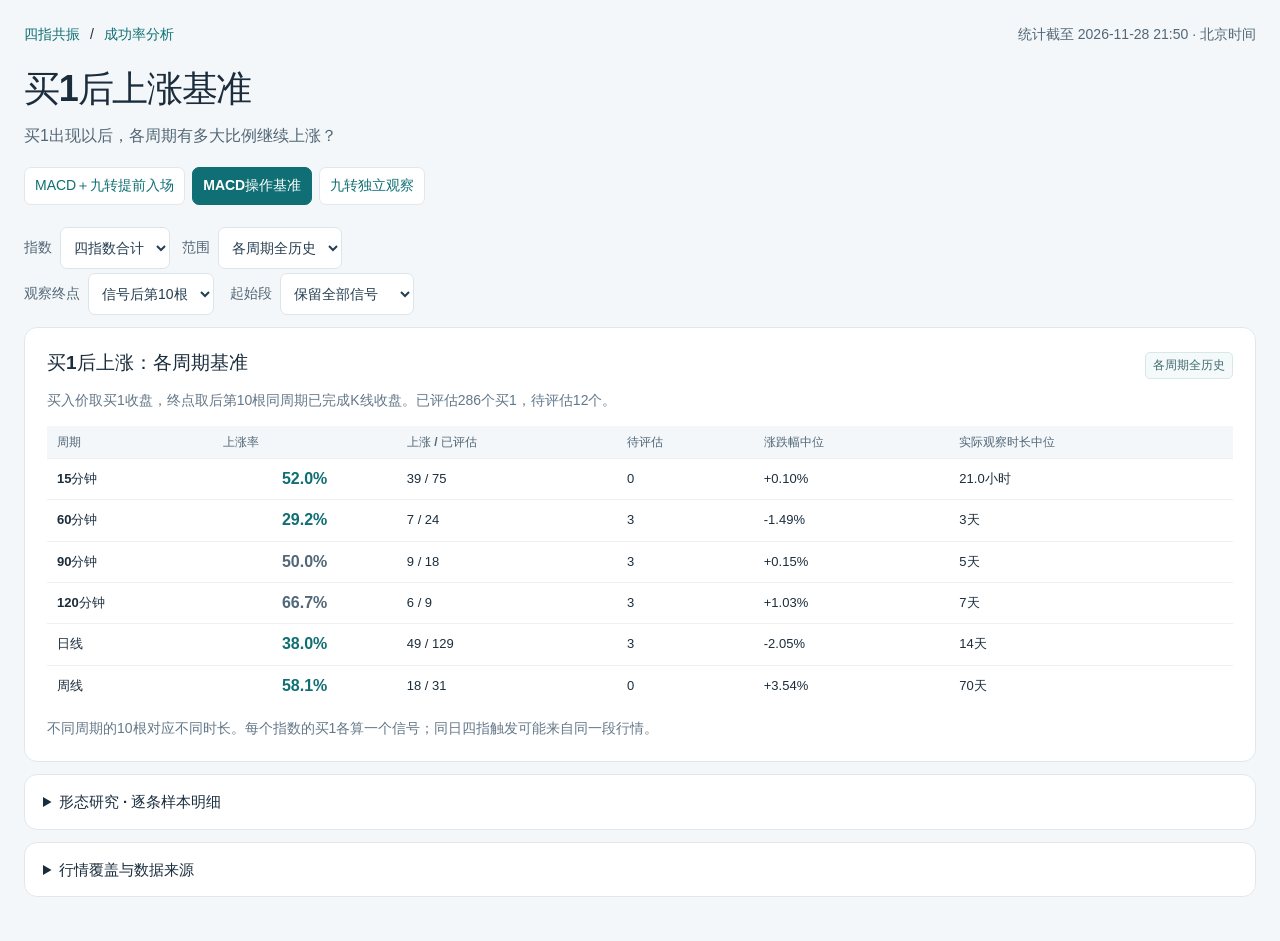
<file: macd-resonance/analysis-buy-baseline.html>
<!doctype html><html lang="zh-CN"><head><meta charset="utf-8"><meta name="viewport" content="width=device-width, initial-scale=1"><meta name="theme-color" content="#f4f7f9"><title>买1后上涨基准 | 成功率分析</title><link rel="stylesheet" href="./analysis.css"><script src="./analysis-metrics.js" defer></script><script src="./analysis-patterns.js" defer></script><script src="./analysis-app.js" defer></script></head><body data-analysis="buy-baseline"><main class="wrap"><nav class="nav" aria-label="页面导航"><div class="breadcrumbs"><a href="./">四指共振</a><span>/</span><a href="./analysis.html">成功率分析</a></div><span class="asof" id="asof"></span></nav><h1>买1后上涨基准</h1><p class="page-intro">买1出现以后，各周期有多大比例继续上涨？</p><nav class="analysis-tabs" id="analysis-nav" aria-label="分析专题"></nav><p class="context" id="status" role="status">正在读取历史样本…</p><div id="dashboard" hidden><div class="filters" aria-label="样本筛选"><label class="field">指数 <select id="index"><option value="all">四指数合计</option></select></label><label class="field">范围 <select id="scope"><option value="all">各周期全历史</option><option value="four">四指共同历史</option><option value="same">六周期同窗</option></select></label></div><div class="study-controls"><label class="field">观察终点 <select id="study-horizon"><option value="5">信号后第5根</option><option value="10" selected>信号后第10根</option><option value="20">信号后第20根</option></select></label><label class="field">起始段 <select id="study-warmup"><option value="0">保留全部信号</option><option value="60">至少60根行情</option><option value="130">至少130根行情</option></select></label></div><p class="caption" id="pattern-status" role="status"></p><section class="card inset study-section" id="buy-study" aria-labelledby="buy-heading">
   <div class="section-head"><h2 id="buy-heading">买1后上涨：各周期基准</h2><span class="scope-tag" id="study-scope"></span></div>
   <p class="caption study-description" id="buy-description"></p>
   <div class="table-scroll" tabindex="0" aria-label="买1上涨基准表"><table class="study-table baseline-table">
    <thead><tr><th scope="col">周期</th><th scope="col">上涨率</th><th scope="col">上涨 / 已评估</th><th scope="col">待评估</th><th scope="col">涨跌幅中位</th><th scope="col">实际观察时长中位</th></tr></thead><tbody id="buy-baseline"></tbody>
   </table></div>
   <p class="caption study-footnote">不同周期的10根对应不同时长。每个指数的买1各算一个信号；同日四指触发可能来自同一段行情。</p>
  </section><details class="card" id="study-cases">
   <summary>形态研究 · 逐条样本明细</summary>
   <div class="details-body">
    <p class="caption study-description" id="study-case-caption">点击上方上涨率查看对应样本。</p>
    <div class="table-scroll" tabindex="0" aria-label="形态研究样本明细表"><table class="records study-records">
     <thead><tr><th scope="col">指数</th><th scope="col">原买1时间 / 价格</th><th scope="col">买1当时指标</th><th scope="col">实际入场 / 价格</th><th scope="col">观察终点 / 价格</th><th scope="col">涨跌幅</th><th scope="col">状态</th></tr></thead><tbody id="study-records"></tbody>
    </table></div>
    <div class="case-footer" id="study-pagination" hidden><button type="button" id="study-prev">上一页</button><span id="study-page"></span><button type="button" id="study-next">下一页</button></div>
   </div>
  </details><details class="card"><summary>行情覆盖与数据来源</summary><div class="details-body"><p class="caption">图例和统计使用同一批已完成K线。时间为北京时间；范围筛选会截去截止日之后的10及观察终点。不同周期历史长度不同。</p><div class="table-scroll" tabindex="0"><table class="sources"><thead><tr><th>周期</th><th>所选指数历史覆盖</th><th>每指数K线根数</th></tr></thead><tbody id="coverage"></tbody></table></div><p class="source-links">东方财富、腾讯公开指数行情 · <a href="https://github.com/gavin0710/Test/tree/master/macd-resonance/data">历史归档</a></p></div></details></div></main></body></html>
</file>
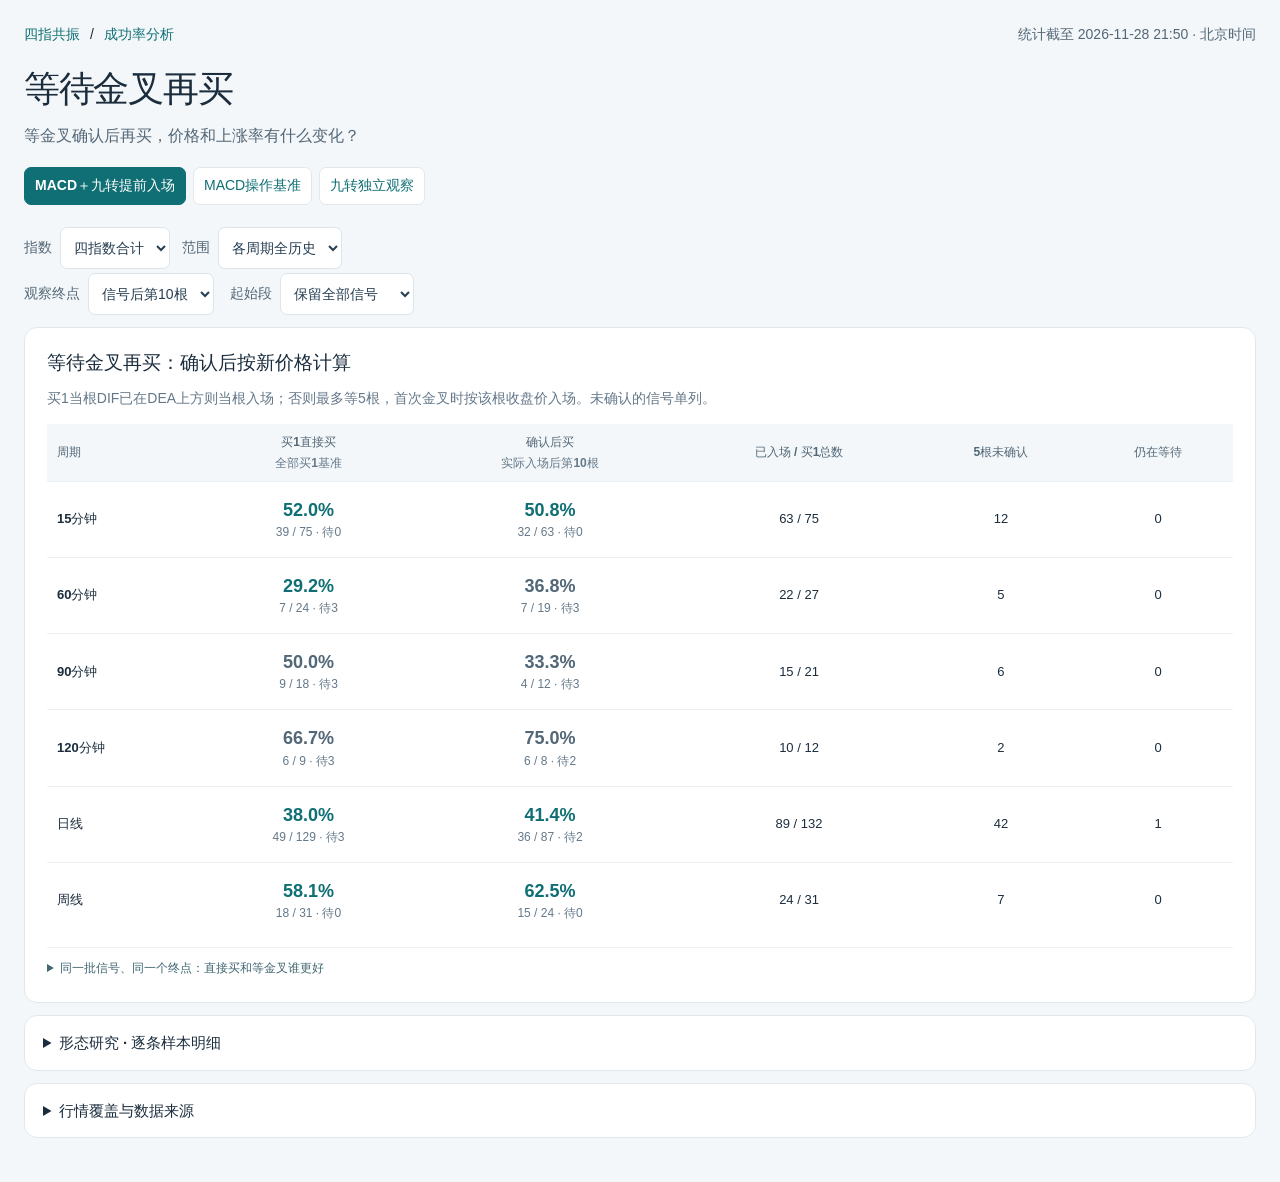
<file: macd-resonance/analysis-buy-confirm.html>
<!doctype html><html lang="zh-CN"><head><meta charset="utf-8"><meta name="viewport" content="width=device-width, initial-scale=1"><meta name="theme-color" content="#f4f7f9"><title>等待金叉再买 | 成功率分析</title><link rel="stylesheet" href="./analysis.css"><script src="./analysis-metrics.js" defer></script><script src="./analysis-patterns.js" defer></script><script src="./analysis-app.js" defer></script></head><body data-analysis="buy-confirm"><main class="wrap"><nav class="nav" aria-label="页面导航"><div class="breadcrumbs"><a href="./">四指共振</a><span>/</span><a href="./analysis.html">成功率分析</a></div><span class="asof" id="asof"></span></nav><h1>等待金叉再买</h1><p class="page-intro">等金叉确认后再买，价格和上涨率有什么变化？</p><nav class="analysis-tabs" id="analysis-nav" aria-label="分析专题"></nav><p class="context" id="status" role="status">正在读取历史样本…</p><div id="dashboard" hidden><div class="filters" aria-label="样本筛选"><label class="field">指数 <select id="index"><option value="all">四指数合计</option></select></label><label class="field">范围 <select id="scope"><option value="all">各周期全历史</option><option value="four">四指共同历史</option><option value="same">六周期同窗</option></select></label></div><div class="study-controls"><label class="field">观察终点 <select id="study-horizon"><option value="5">信号后第5根</option><option value="10" selected>信号后第10根</option><option value="20">信号后第20根</option></select></label><label class="field">起始段 <select id="study-warmup"><option value="0">保留全部信号</option><option value="60">至少60根行情</option><option value="130">至少130根行情</option></select></label></div><p class="caption" id="pattern-status" role="status"></p><section class="card inset study-section" id="wait-study" aria-labelledby="wait-heading">
   <div class="section-head"><h2 id="wait-heading">等待金叉再买：确认后按新价格计算</h2></div>
   <p class="caption study-description">买1当根DIF已在DEA上方则当根入场；否则最多等5根，首次金叉时按该根收盘价入场。未确认的信号单列。</p>
   <div class="table-scroll" tabindex="0" aria-label="等待金叉入场比较表"><table class="study-table wait-table">
    <thead><tr><th scope="col">周期</th><th scope="col">买1直接买<br><span class="sub">全部买1基准</span></th><th scope="col">确认后买<br><span class="sub" id="delay-end-label"></span></th><th scope="col">已入场 / 买1总数</th><th scope="col">5根未确认</th><th scope="col">仍在等待</th></tr></thead><tbody id="wait-body"></tbody>
   </table></div>
   <details class="rule-explanation"><summary>同一批信号、同一个终点：直接买和等金叉谁更好</summary>
    <p class="caption study-description">仅比较已确认入场且已到原买1观察终点的共同样本。终点固定为原买1后第N根，分别使用原买1价和确认价计算上涨率。</p>
    <div class="table-scroll" tabindex="0" aria-label="金叉共同样本同终点比较表"><table class="study-table">
     <thead><tr><th scope="col">周期</th><th scope="col">共同已评估样本</th><th scope="col">买1价 → 同一终点</th><th scope="col">确认价 → 同一终点</th><th scope="col">等待根数中位</th></tr></thead><tbody id="paired-body"></tbody>
    </table></div>
   </details>
  </section><details class="card" id="study-cases">
   <summary>形态研究 · 逐条样本明细</summary>
   <div class="details-body">
    <p class="caption study-description" id="study-case-caption">点击上方上涨率查看对应样本。</p>
    <div class="table-scroll" tabindex="0" aria-label="形态研究样本明细表"><table class="records study-records">
     <thead><tr><th scope="col">指数</th><th scope="col">原买1时间 / 价格</th><th scope="col">买1当时指标</th><th scope="col">实际入场 / 价格</th><th scope="col">观察终点 / 价格</th><th scope="col">涨跌幅</th><th scope="col">状态</th></tr></thead><tbody id="study-records"></tbody>
    </table></div>
    <div class="case-footer" id="study-pagination" hidden><button type="button" id="study-prev">上一页</button><span id="study-page"></span><button type="button" id="study-next">下一页</button></div>
   </div>
  </details><details class="card"><summary>行情覆盖与数据来源</summary><div class="details-body"><p class="caption">图例和统计使用同一批已完成K线。时间为北京时间；范围筛选会截去截止日之后的10及观察终点。不同周期历史长度不同。</p><div class="table-scroll" tabindex="0"><table class="sources"><thead><tr><th>周期</th><th>所选指数历史覆盖</th><th>每指数K线根数</th></tr></thead><tbody id="coverage"></tbody></table></div><p class="source-links">东方财富、腾讯公开指数行情 · <a href="https://github.com/gavin0710/Test/tree/master/macd-resonance/data">历史归档</a></p></div></details></div></main></body></html>
</file>
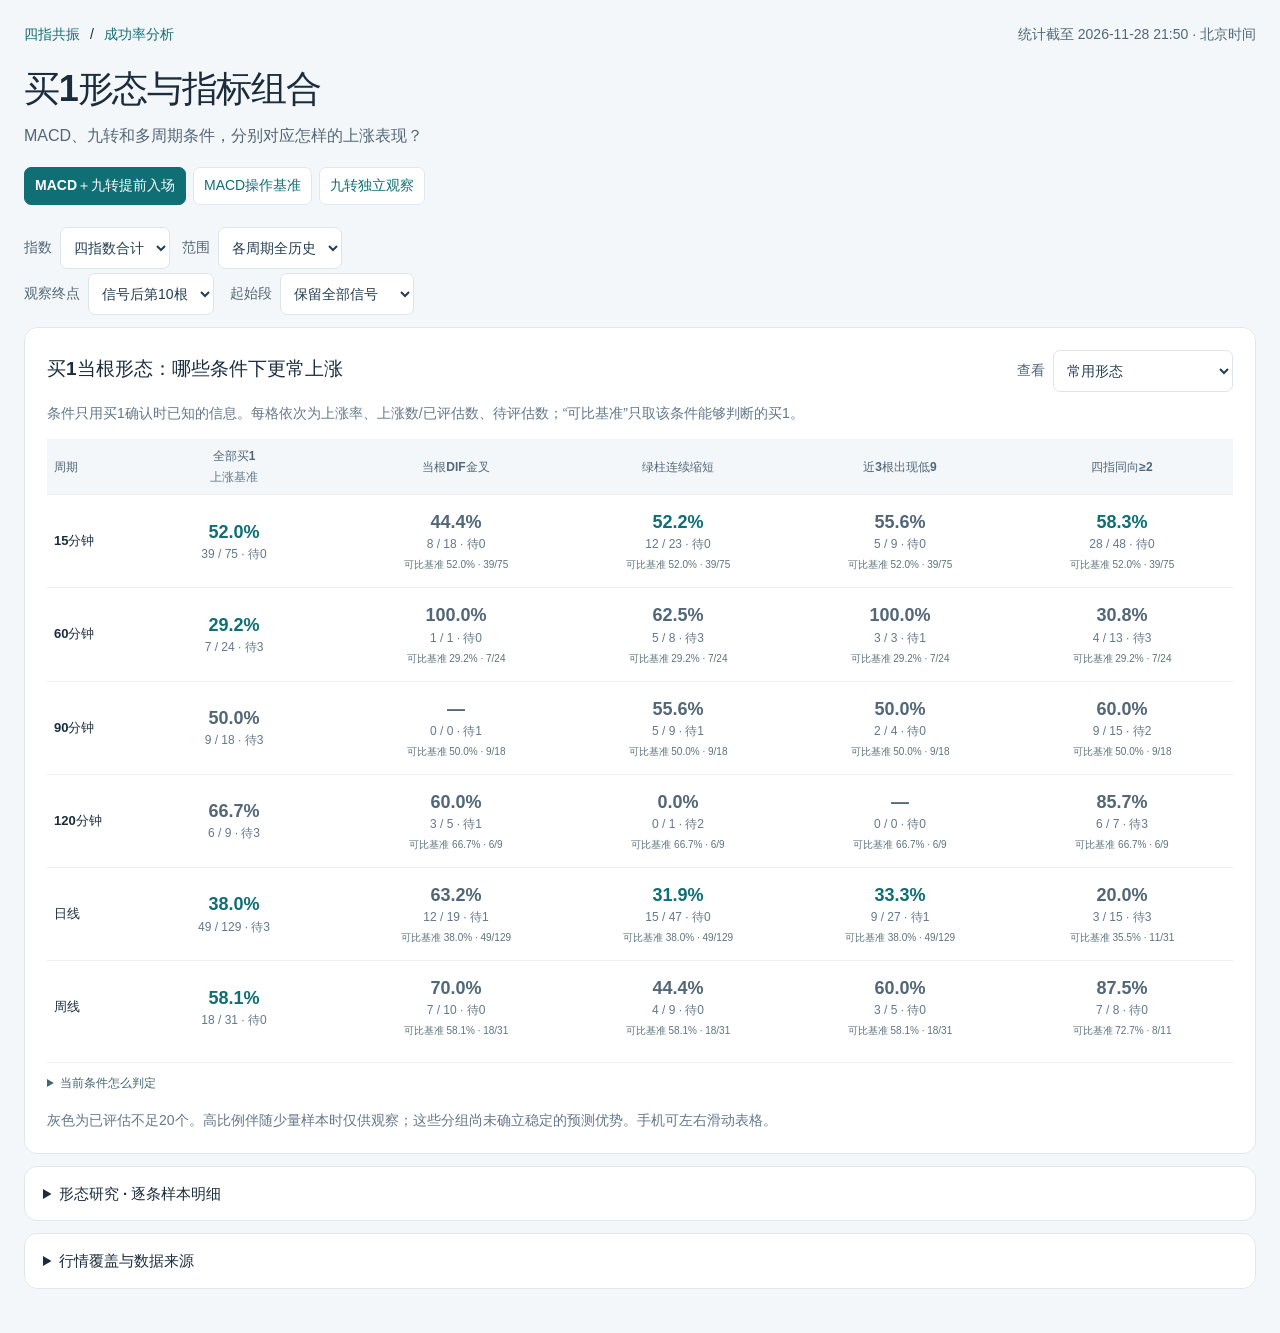
<file: macd-resonance/analysis-buy-patterns.html>
<!doctype html><html lang="zh-CN"><head><meta charset="utf-8"><meta name="viewport" content="width=device-width, initial-scale=1"><meta name="theme-color" content="#f4f7f9"><title>买1形态与指标组合 | 成功率分析</title><link rel="stylesheet" href="./analysis.css"><script src="./analysis-metrics.js" defer></script><script src="./analysis-patterns.js" defer></script><script src="./analysis-app.js" defer></script></head><body data-analysis="buy-patterns"><main class="wrap"><nav class="nav" aria-label="页面导航"><div class="breadcrumbs"><a href="./">四指共振</a><span>/</span><a href="./analysis.html">成功率分析</a></div><span class="asof" id="asof"></span></nav><h1>买1形态与指标组合</h1><p class="page-intro">MACD、九转和多周期条件，分别对应怎样的上涨表现？</p><nav class="analysis-tabs" id="analysis-nav" aria-label="分析专题"></nav><p class="context" id="status" role="status">正在读取历史样本…</p><div id="dashboard" hidden><div class="filters" aria-label="样本筛选"><label class="field">指数 <select id="index"><option value="all">四指数合计</option></select></label><label class="field">范围 <select id="scope"><option value="all">各周期全历史</option><option value="four">四指共同历史</option><option value="same">六周期同窗</option></select></label></div><div class="study-controls"><label class="field">观察终点 <select id="study-horizon"><option value="5">信号后第5根</option><option value="10" selected>信号后第10根</option><option value="20">信号后第20根</option></select></label><label class="field">起始段 <select id="study-warmup"><option value="0">保留全部信号</option><option value="60">至少60根行情</option><option value="130">至少130根行情</option></select></label></div><p class="caption" id="pattern-status" role="status"></p><section class="card inset study-section" id="shape-study" aria-labelledby="shape-heading">
   <div class="section-head"><h2 id="shape-heading">买1当根形态：哪些条件下更常上涨</h2>
    <label class="field">查看 <select id="pattern-family"><option value="main">常用形态</option><option value="combo">双指标组合</option><option value="other">其他MACD与九转状态</option></select></label>
   </div>
   <p class="caption study-description">条件只用买1确认时已知的信息。每格依次为上涨率、上涨数/已评估数、待评估数；“可比基准”只取该条件能够判断的买1。</p>
   <div class="table-scroll" tabindex="0" aria-label="多周期买1形态比较表"><table class="study-table pattern-table">
    <thead id="pattern-head"></thead><tbody id="pattern-body"></tbody>
   </table></div>
   <details class="rule-explanation"><summary>当前条件怎么判定</summary><dl class="pattern-definitions" id="pattern-definitions"></dl></details>
   <p class="caption study-footnote">灰色为已评估不足20个。高比例伴随少量样本时仅供观察；这些分组尚未确立稳定的预测优势。手机可左右滑动表格。</p>
  </section><details class="card" id="study-cases">
   <summary>形态研究 · 逐条样本明细</summary>
   <div class="details-body">
    <p class="caption study-description" id="study-case-caption">点击上方上涨率查看对应样本。</p>
    <div class="table-scroll" tabindex="0" aria-label="形态研究样本明细表"><table class="records study-records">
     <thead><tr><th scope="col">指数</th><th scope="col">原买1时间 / 价格</th><th scope="col">买1当时指标</th><th scope="col">实际入场 / 价格</th><th scope="col">观察终点 / 价格</th><th scope="col">涨跌幅</th><th scope="col">状态</th></tr></thead><tbody id="study-records"></tbody>
    </table></div>
    <div class="case-footer" id="study-pagination" hidden><button type="button" id="study-prev">上一页</button><span id="study-page"></span><button type="button" id="study-next">下一页</button></div>
   </div>
  </details><details class="card"><summary>行情覆盖与数据来源</summary><div class="details-body"><p class="caption">图例和统计使用同一批已完成K线。时间为北京时间；范围筛选会截去截止日之后的10及观察终点。不同周期历史长度不同。</p><div class="table-scroll" tabindex="0"><table class="sources"><thead><tr><th>周期</th><th>所选指数历史覆盖</th><th>每指数K线根数</th></tr></thead><tbody id="coverage"></tbody></table></div><p class="source-links">东方财富、腾讯公开指数行情 · <a href="https://github.com/gavin0710/Test/tree/master/macd-resonance/data">历史归档</a></p></div></details></div></main></body></html>
</file>
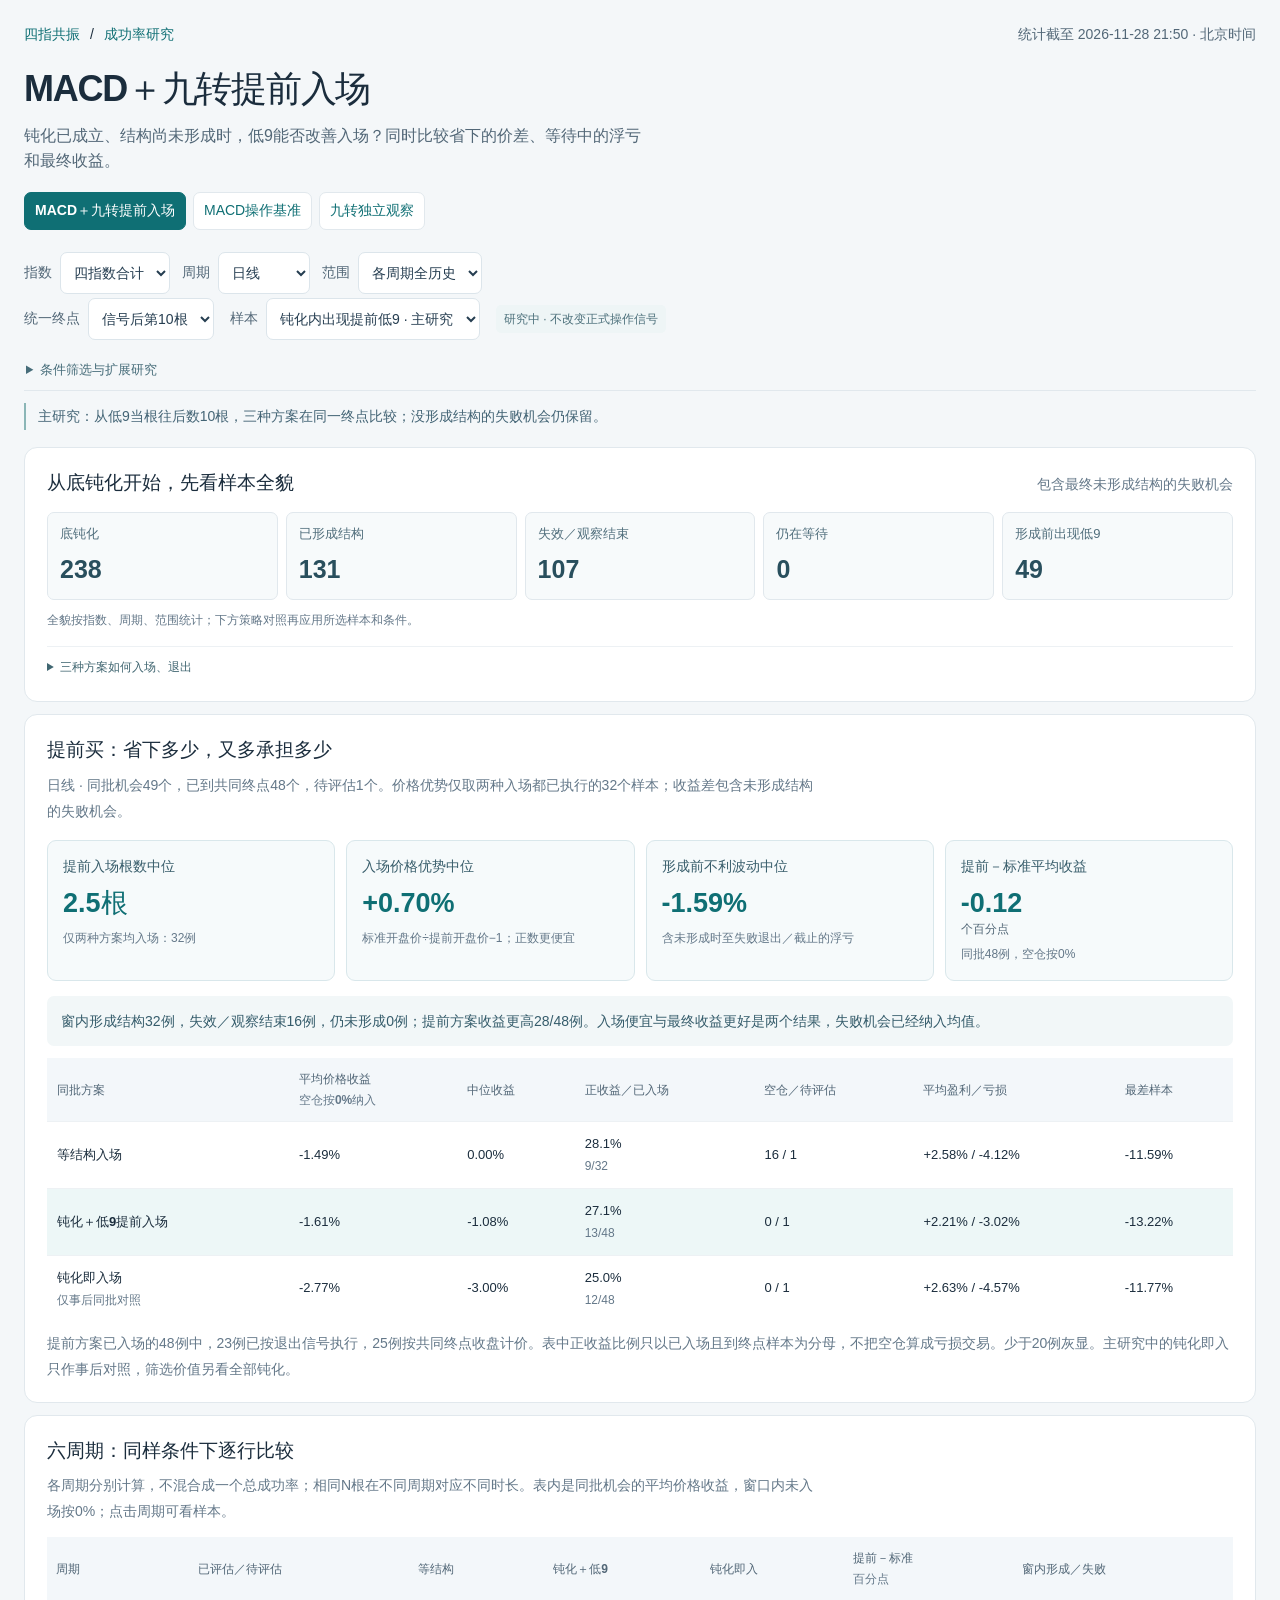
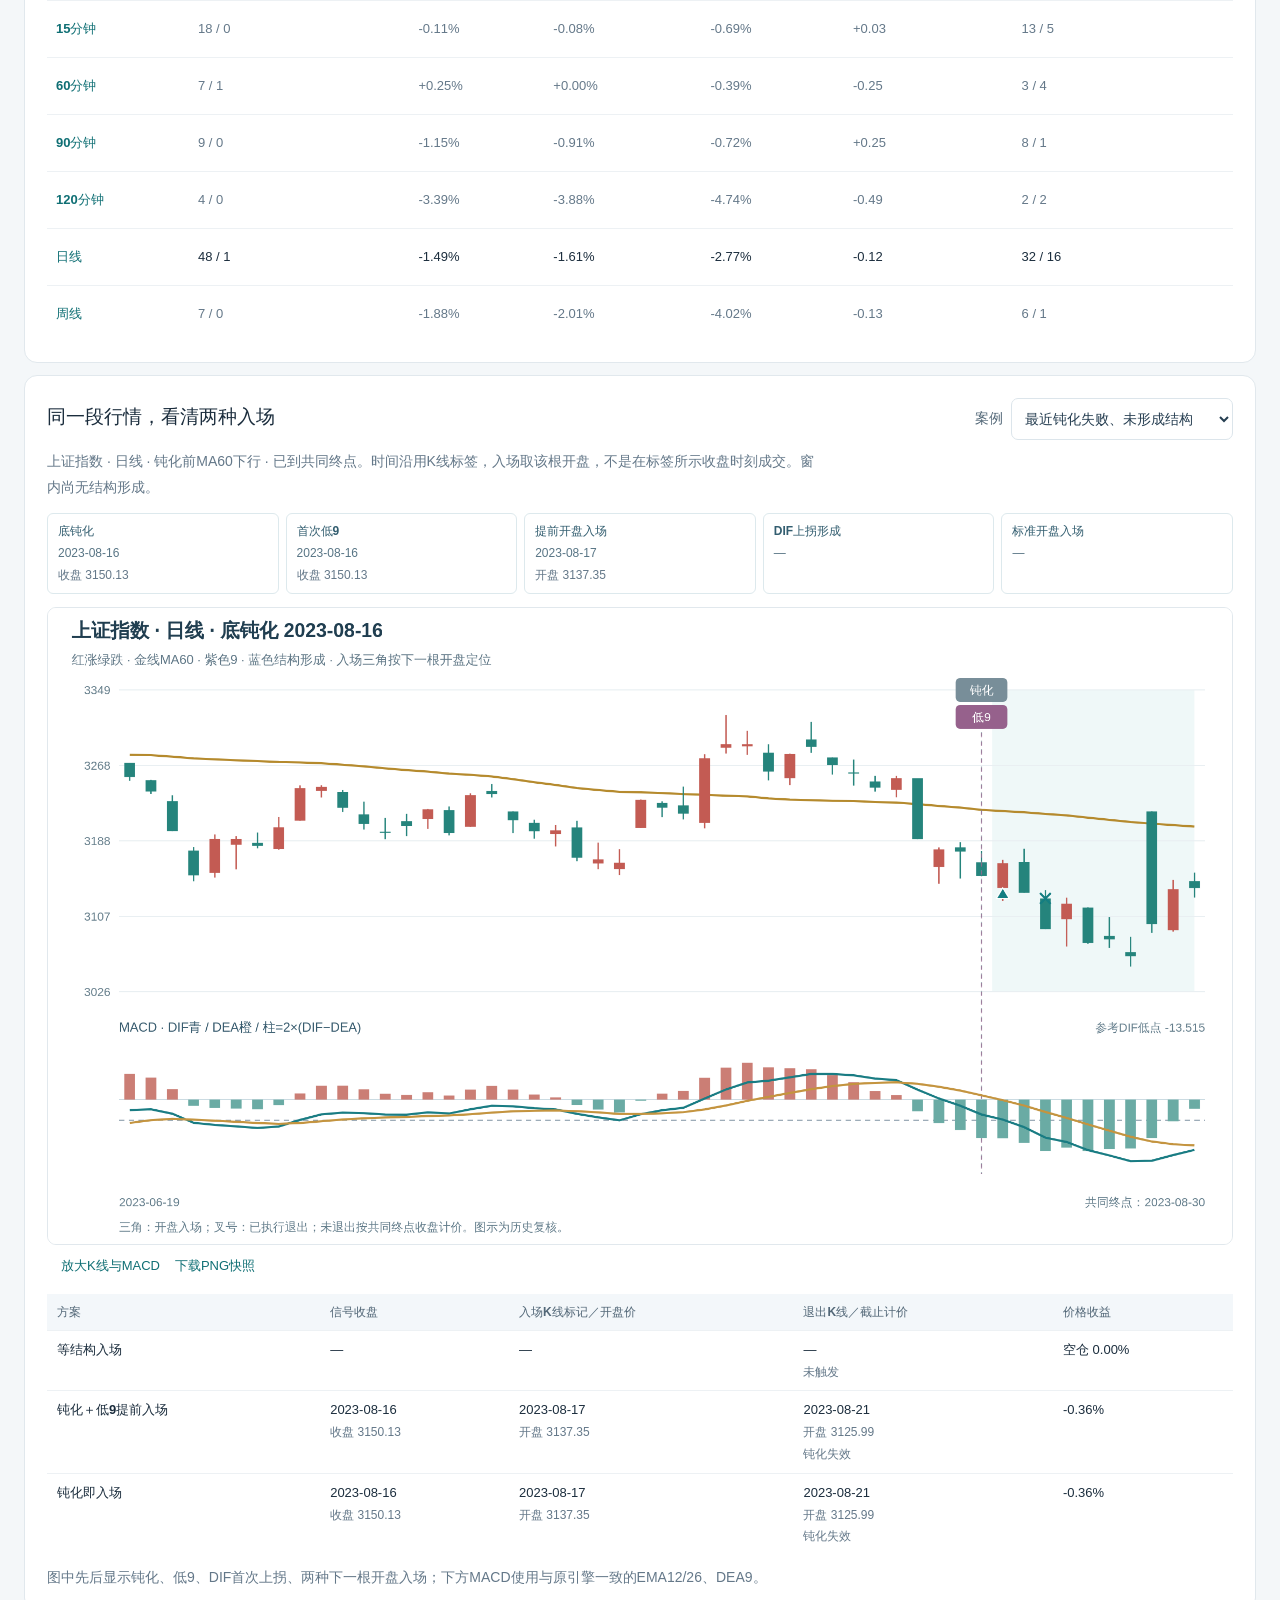
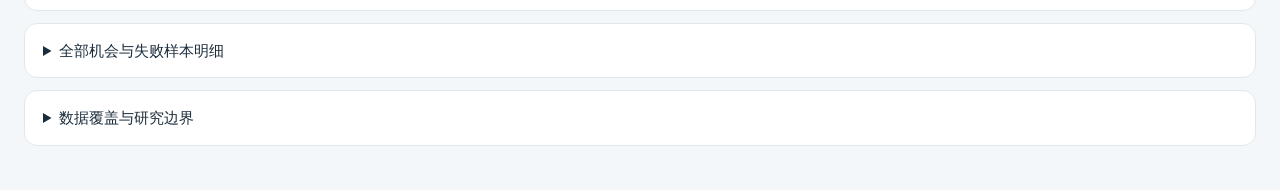
<file: macd-resonance/analysis-early.html>
<!doctype html><html lang="zh-CN"><head><meta charset="utf-8"><meta name="viewport" content="width=device-width,initial-scale=1"><meta name="theme-color" content="#f4f7f9"><title>MACD＋九转提前入场 | 成功率研究</title><link rel="stylesheet" href="./analysis.css"><script src="./analysis-metrics.js" defer></script><script src="./analysis-early.js" defer></script><script src="./analysis-research-charts.js" defer></script><script src="./analysis-early-view.js" defer></script><script src="./analysis-app.js" defer></script></head><body data-analysis="early"><main class="wrap"><nav class="nav"><div class="breadcrumbs"><a href="./">四指共振</a><span>/</span><a href="./analysis.html">成功率研究</a></div><span id="asof" class="asof"></span></nav><h1>MACD＋九转提前入场</h1><p class="page-intro">钝化已成立、结构尚未形成时，低9能否改善入场？同时比较省下的价差、等待中的浮亏和最终收益。</p><nav class="analysis-tabs" id="analysis-nav" aria-label="研究专题"></nav><p class="context" id="status" role="status">正在读取同批历史样本…</p><div id="dashboard" hidden><div class="filters"><label class="field">指数 <select id="index"><option value="all">四指数合计</option></select></label><label class="field">周期 <select id="research-period"></select></label><label class="field">范围 <select id="scope"><option value="all">各周期全历史</option><option value="four">四指共同历史</option><option value="same">六周期同窗</option></select></label></div>
<div class="study-controls"><label class="field">统一终点 <select id="research-horizon"><option value="5">信号后第5根</option><option value="10" selected>信号后第10根</option><option value="20">信号后第20根</option></select></label><label class="field">样本 <select id="research-cohort"><option value="nine">钝化内出现提前低9 · 主研究</option><option value="all">全部底钝化 · 筛选价值对照</option></select></label><span class="research-tag">研究中 · 不改变正式操作信号</span></div>
<details class="condition-fold"><summary>条件筛选与扩展研究</summary><div class="study-controls"><label class="field">钝化前MA60方向 <select id="research-trend"><option value="all">全部</option><option value="up">上行</option><option value="down">下行</option><option value="unknown">历史不足</option></select></label><label class="field">大周期DIF <select id="research-higher"><option value="all">不限制</option><option value="up">最近已完成大周期上行</option></select></label><label class="field">同周期共振 <select id="research-resonance"><option value="all">不限制</option><option value="two">四指齐全且买点≥2指</option></select></label><label class="field">预热 <select id="study-warmup"><option value="0">至少60根 · 主图最低要求</option><option value="130">至少130根</option></select></label></div><p class="caption">主研究在低9当根冻结条件，全部钝化对照在钝化当根冻结；未知大周期或四指缺档不会当成条件成立。</p><div class="extension-links"><a href="./analysis-buy-patterns.html">形态与组合明细</a><a href="./analysis-buy-confirm.html">等待金叉研究</a><a href="./analysis-history-compare.html">历史范围敏感性</a></div></details>
<p class="method-line" id="early-context"></p>
<section class="card inset"><div class="section-head"><h2>从底钝化开始，先看样本全貌</h2><span class="caption">包含最终未形成结构的失败机会</span></div><div class="research-flow" id="early-flow"></div><details class="rule-explanation"><summary>三种方案如何入场、退出</summary><table class="study-table"><thead><tr><th>方案</th><th>信号</th><th>执行价格</th></tr></thead><tbody><tr><th>等结构入场</th><td>底钝化后DIF首次上拐，原规则买1</td><td>下一根开盘</td></tr><tr><th>钝化＋低9提前入场</th><td>有效底钝化内、买1之前首次低9</td><td>下一根开盘</td></tr><tr><th>钝化即入场</th><td>底钝化首次成立</td><td>下一根开盘</td></tr></tbody></table><dl class="terms" id="early-rules"></dl></details></section>
<section class="card inset"><h2>提前买：省下多少，又多承担多少</h2><p class="caption study-description" id="early-summary"></p><div class="research-metrics" id="early-metrics"></div><p class="research-reading" id="early-reading"></p><div class="table-scroll" tabindex="0"><table class="study-table research-compare"><thead><tr><th>同批方案</th><th>平均价格收益<br><span class="sub">空仓按0%纳入</span></th><th>中位收益</th><th>正收益／已入场</th><th>空仓／待评估</th><th>平均盈利／亏损</th><th>最差样本</th></tr></thead><tbody id="early-strategies"></tbody></table></div><p class="caption study-footnote" id="early-exposure"></p></section>
<section class="card inset"><h2>六周期：同样条件下逐行比较</h2><p class="caption study-description">各周期分别计算，不混合成一个总成功率；相同N根在不同周期对应不同时长。表内是同批机会的平均价格收益，窗口内未入场按0%；点击周期可看样本。</p><div class="table-scroll" tabindex="0"><table class="study-table research-periods"><thead><tr><th>周期</th><th>已评估／待评估</th><th>等结构</th><th>钝化＋低9</th><th>钝化即入</th><th>提前－标准<br><span class="sub">百分点</span></th><th>窗内形成／失败</th></tr></thead><tbody id="early-periods"></tbody></table></div></section>
<section class="card inset" id="early-case"><div class="section-head"><h2>同一段行情，看清两种入场</h2><label class="field">案例 <select id="early-example-type"></select></label></div><p class="caption study-description" id="early-case-title"></p><div class="research-timeline" id="early-timeline"></div><div class="research-chart" id="early-chart"></div><div class="example-actions"><button type="button" id="early-zoom">放大K线与MACD</button><a id="early-download" download="macd-early-entry.png" hidden>下载PNG快照</a></div><div class="table-scroll" tabindex="0"><table class="study-table research-case-table"><thead><tr><th>方案</th><th>信号收盘</th><th>入场K线标记／开盘价</th><th>退出K线／截止计价</th><th>价格收益</th></tr></thead><tbody id="early-case-plans"></tbody></table></div><p class="caption study-footnote">图中先后显示钝化、低9、DIF首次上拐、两种下一根开盘入场；下方MACD使用与原引擎一致的EMA12/26、DEA9。</p></section>
<details class="card" id="early-records-panel"><summary>全部机会与失败样本明细</summary><div class="details-body"><p class="caption" id="early-record-caption"></p><div class="table-scroll" tabindex="0"><table class="records research-records"><thead><tr><th>指数</th><th>底钝化</th><th>首次提前低9</th><th>N窗内结构结果</th><th>等结构收益</th><th>提前收益</th><th>差值</th><th>K线</th></tr></thead><tbody id="early-records"></tbody></table></div><div class="case-footer" id="early-pagination"><button type="button" id="early-prev">上一页</button><span id="early-page"></span><button type="button" id="early-next">下一页</button></div></div></details>
<dialog class="chart-dialog" id="research-dialog"><div class="dialog-head"><h2>钝化、低9与结构形成对照</h2><button type="button" id="research-dialog-close">关闭</button></div><div class="dialog-chart-scroll" id="research-dialog-chart"></div></dialog>
<details class="card"><summary>数据覆盖与研究边界</summary><div class="details-body"><p class="caption">同日指数及重叠窗口可能相关，比例只描述历史。指数价格实验不含ETF、账户仓位、费用及滑点。分钟K线日期标签是该根收盘时刻，“下一根开盘”取该根OHLC的开盘值。</p><div class="table-scroll"><table class="sources"><thead><tr><th>周期</th><th>所选指数历史覆盖</th><th>每指数K线根数</th></tr></thead><tbody id="coverage"></tbody></table></div></div></details></div></main></body></html>
</file>
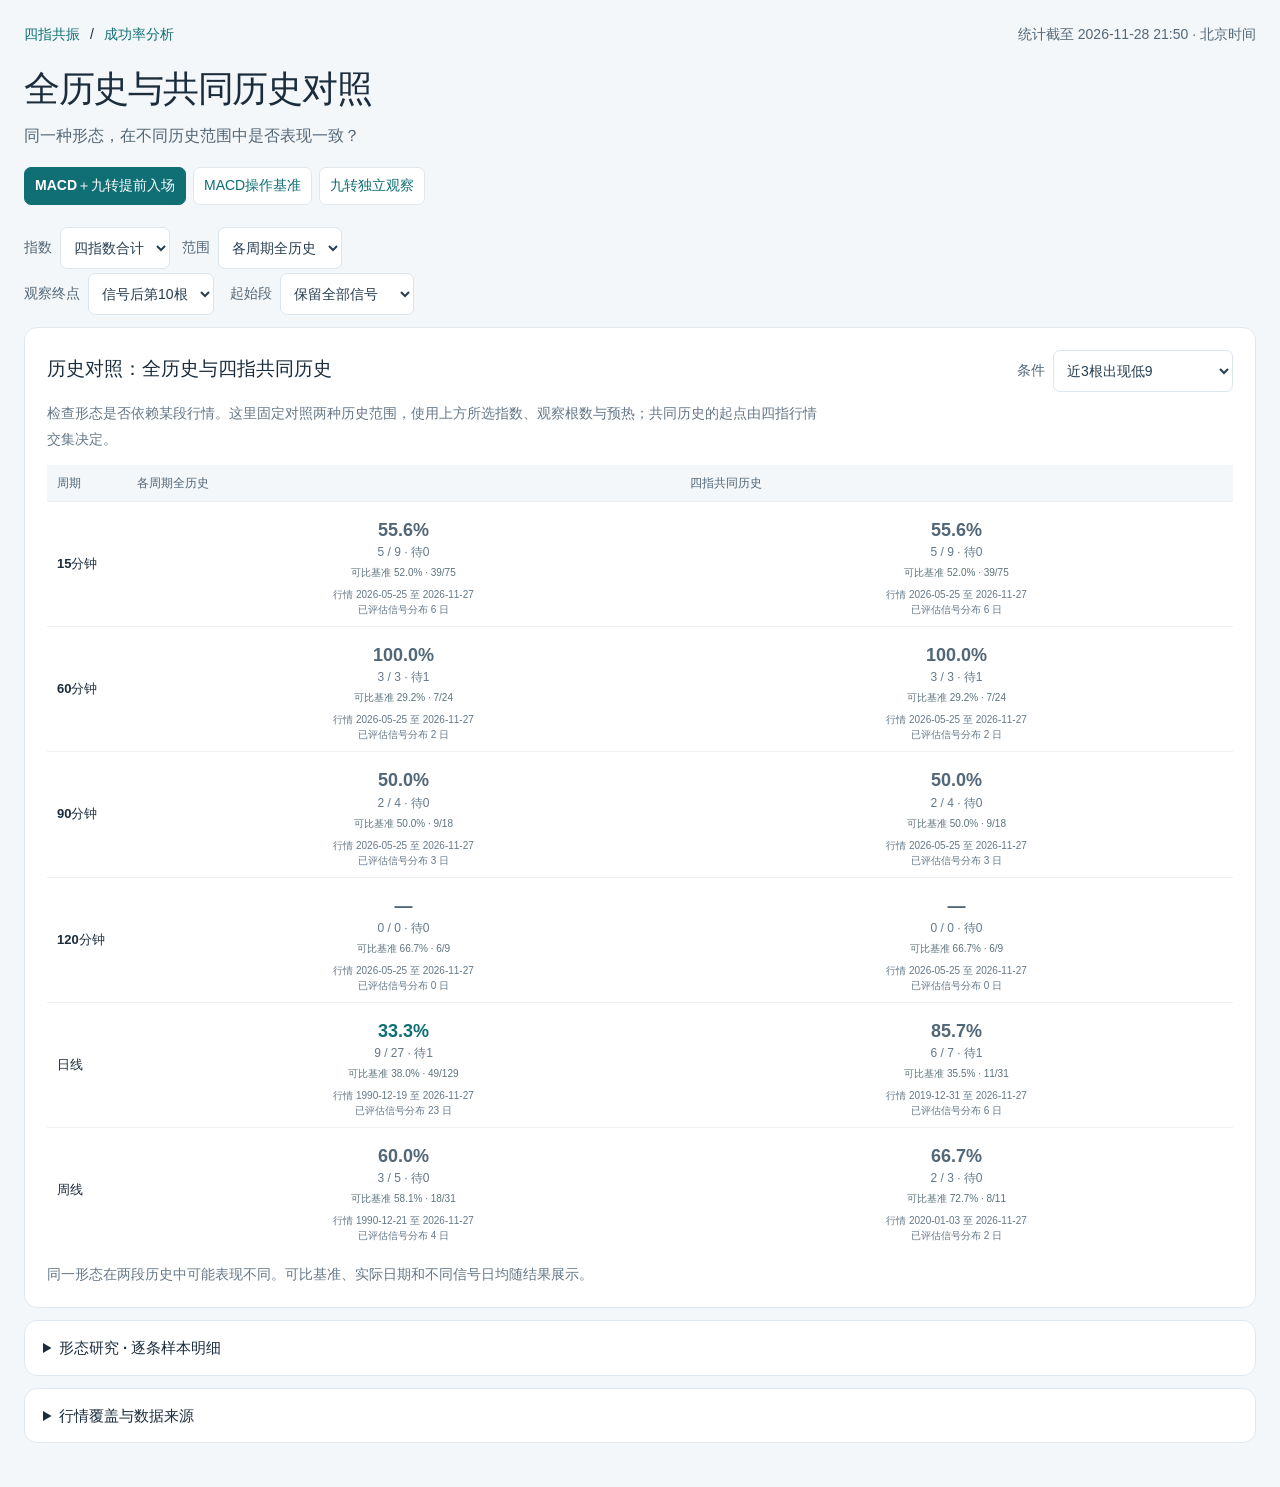
<file: macd-resonance/analysis-history-compare.html>
<!doctype html><html lang="zh-CN"><head><meta charset="utf-8"><meta name="viewport" content="width=device-width, initial-scale=1"><meta name="theme-color" content="#f4f7f9"><title>全历史与共同历史对照 | 成功率分析</title><link rel="stylesheet" href="./analysis.css"><script src="./analysis-metrics.js" defer></script><script src="./analysis-patterns.js" defer></script><script src="./analysis-app.js" defer></script></head><body data-analysis="history-compare"><main class="wrap"><nav class="nav" aria-label="页面导航"><div class="breadcrumbs"><a href="./">四指共振</a><span>/</span><a href="./analysis.html">成功率分析</a></div><span class="asof" id="asof"></span></nav><h1>全历史与共同历史对照</h1><p class="page-intro">同一种形态，在不同历史范围中是否表现一致？</p><nav class="analysis-tabs" id="analysis-nav" aria-label="分析专题"></nav><p class="context" id="status" role="status">正在读取历史样本…</p><div id="dashboard" hidden><div class="filters" aria-label="样本筛选"><label class="field">指数 <select id="index"><option value="all">四指数合计</option></select></label><label class="field">范围 <select id="scope"><option value="all">各周期全历史</option><option value="four">四指共同历史</option><option value="same">六周期同窗</option></select></label></div><div class="study-controls"><label class="field">观察终点 <select id="study-horizon"><option value="5">信号后第5根</option><option value="10" selected>信号后第10根</option><option value="20">信号后第20根</option></select></label><label class="field">起始段 <select id="study-warmup"><option value="0">保留全部信号</option><option value="60">至少60根行情</option><option value="130">至少130根行情</option></select></label></div><p class="caption" id="pattern-status" role="status"></p><section class="card inset study-section" id="history-study" aria-labelledby="history-heading">
   <div class="section-head"><h2 id="history-heading">历史对照：全历史与四指共同历史</h2>
    <label class="field">条件 <select id="history-rule"></select></label>
   </div>
   <p class="caption study-description">检查形态是否依赖某段行情。这里固定对照两种历史范围，使用上方所选指数、观察根数与预热；共同历史的起点由四指行情交集决定。</p>
   <div class="table-scroll" tabindex="0" aria-label="形态历史范围对照表"><table class="study-table history-table">
    <thead><tr><th scope="col">周期</th><th scope="col">各周期全历史</th><th scope="col">四指共同历史</th></tr></thead><tbody id="history-body"></tbody>
   </table></div>
   <p class="caption study-footnote">同一形态在两段历史中可能表现不同。可比基准、实际日期和不同信号日均随结果展示。</p>
  </section><details class="card" id="study-cases">
   <summary>形态研究 · 逐条样本明细</summary>
   <div class="details-body">
    <p class="caption study-description" id="study-case-caption">点击上方上涨率查看对应样本。</p>
    <div class="table-scroll" tabindex="0" aria-label="形态研究样本明细表"><table class="records study-records">
     <thead><tr><th scope="col">指数</th><th scope="col">原买1时间 / 价格</th><th scope="col">买1当时指标</th><th scope="col">实际入场 / 价格</th><th scope="col">观察终点 / 价格</th><th scope="col">涨跌幅</th><th scope="col">状态</th></tr></thead><tbody id="study-records"></tbody>
    </table></div>
    <div class="case-footer" id="study-pagination" hidden><button type="button" id="study-prev">上一页</button><span id="study-page"></span><button type="button" id="study-next">下一页</button></div>
   </div>
  </details><details class="card"><summary>行情覆盖与数据来源</summary><div class="details-body"><p class="caption">图例和统计使用同一批已完成K线。时间为北京时间；范围筛选会截去截止日之后的10及观察终点。不同周期历史长度不同。</p><div class="table-scroll" tabindex="0"><table class="sources"><thead><tr><th>周期</th><th>所选指数历史覆盖</th><th>每指数K线根数</th></tr></thead><tbody id="coverage"></tbody></table></div><p class="source-links">东方财富、腾讯公开指数行情 · <a href="https://github.com/gavin0710/Test/tree/master/macd-resonance/data">历史归档</a></p></div></details></div></main></body></html>
</file>
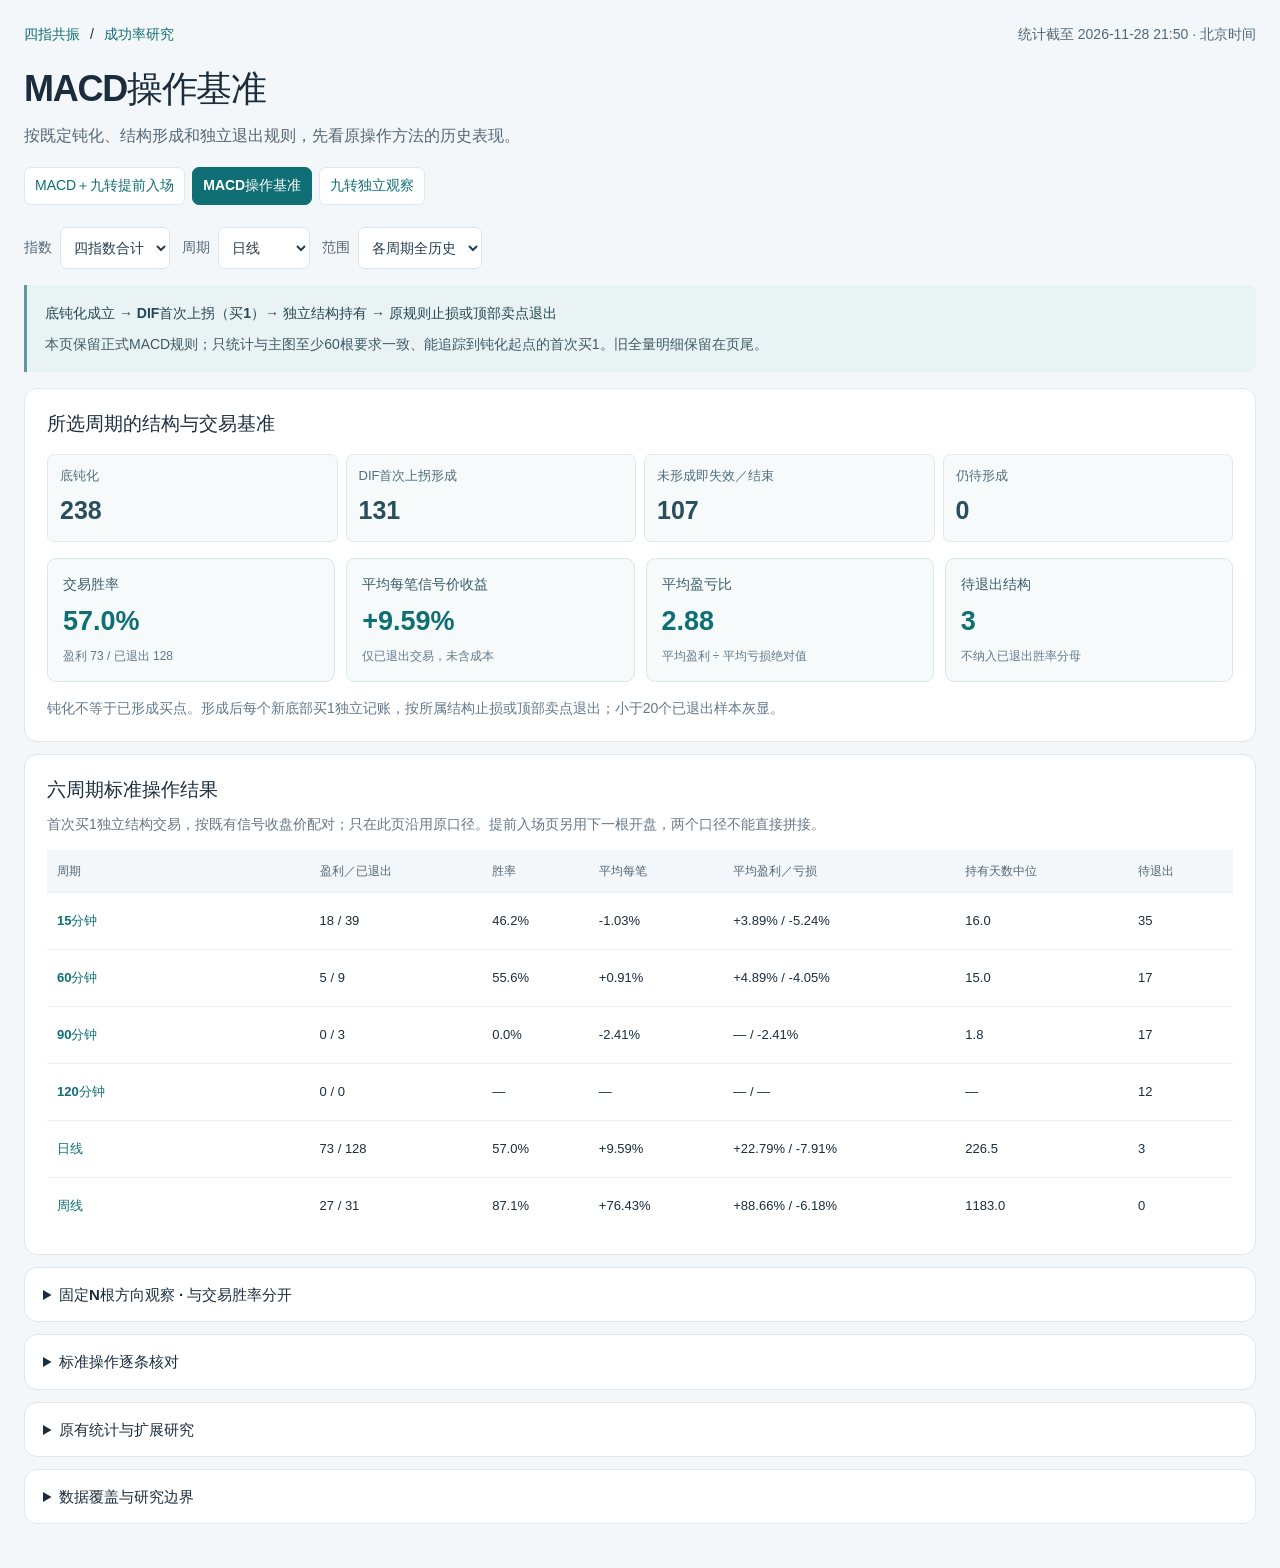
<file: macd-resonance/analysis-macd.html>
<!doctype html><html lang="zh-CN"><head><meta charset="utf-8"><meta name="viewport" content="width=device-width,initial-scale=1"><meta name="theme-color" content="#f4f7f9"><title>MACD操作基准 | 成功率研究</title><link rel="stylesheet" href="./analysis.css"><script src="./analysis-metrics.js" defer></script><script src="./analysis-early.js" defer></script><script src="./analysis-macd.js" defer></script><script src="./analysis-app.js" defer></script></head><body data-analysis="macd"><main class="wrap"><nav class="nav"><div class="breadcrumbs"><a href="./">四指共振</a><span>/</span><a href="./analysis.html">成功率研究</a></div><span id="asof" class="asof"></span></nav><h1>MACD操作基准</h1><p class="page-intro">按既定钝化、结构形成和独立退出规则，先看原操作方法的历史表现。</p><nav class="analysis-tabs" id="analysis-nav" aria-label="研究专题"></nav><p class="context" id="status" role="status">正在读取同批历史样本…</p><div id="dashboard" hidden><div class="filters"><label class="field">指数 <select id="index"><option value="all">四指数合计</option></select></label><label class="field">周期 <select id="research-period"></select></label><label class="field">范围 <select id="scope"><option value="all">各周期全历史</option><option value="four">四指共同历史</option><option value="same">六周期同窗</option></select></label></div>
<div class="method-note"><strong>底钝化成立 → DIF首次上拐（买1）→ 独立结构持有 → 原规则止损或顶部卖点退出</strong><p>本页保留正式MACD规则；只统计与主图至少60根要求一致、能追踪到钝化起点的首次买1。旧全量明细保留在页尾。</p></div>
<section class="card inset"><h2>所选周期的结构与交易基准</h2><div id="macd-flow" class="research-flow"></div><div id="macd-metrics" class="research-metrics"></div><p class="caption" id="macd-context"></p></section>
<section class="card inset"><h2>六周期标准操作结果</h2><p class="caption study-description">首次买1独立结构交易，按既有信号收盘价配对；只在此页沿用原口径。提前入场页另用下一根开盘，两个口径不能直接拼接。</p><div class="table-scroll" tabindex="0"><table class="study-table research-compare"><thead><tr><th>周期</th><th>盈利／已退出</th><th>胜率</th><th>平均每笔</th><th>平均盈利／亏损</th><th>持有天数中位</th><th>待退出</th></tr></thead><tbody id="macd-periods"></tbody></table></div></section>
<details class="card"><summary>固定N根方向观察 · 与交易胜率分开</summary><div class="details-body"><label class="field">观察 <select id="research-horizon"><option value="5">买1后第5根</option><option value="10" selected>买1后第10根</option><option value="20">买1后第20根</option></select></label><div class="table-scroll"><table class="study-table"><thead><tr><th>周期</th><th>买1后上涨率</th><th>上涨／已评估</th><th>待评估</th></tr></thead><tbody id="macd-direction"></tbody></table></div><p class="caption">这里看固定终点是否上涨；原结构交易可能更早或更晚退出。</p></div></details>
<details class="card" id="macd-records-panel"><summary>标准操作逐条核对</summary><div class="details-body"><p class="caption" id="macd-record-caption"></p><div class="table-scroll"><table class="records"><thead><tr><th>指数</th><th>买1时间／收盘</th><th>退出时间／收盘</th><th>退出原因</th><th>信号价收益</th></tr></thead><tbody id="macd-records"></tbody></table></div><div class="case-footer"><button id="macd-prev" type="button">上一页</button><span id="macd-page"></span><button id="macd-next" type="button">下一页</button></div></div></details>
<details class="card"><summary>原有统计与扩展研究</summary><div class="details-body extension-links"><a href="./analysis-trades.html">共振／九转与卖点统计</a><a href="./analysis-buy-baseline.html">买1方向基准明细</a><a href="./analysis-buy-patterns.html">形态组合研究</a><a href="./analysis-history-compare.html">历史范围对照</a></div></details>
<details class="card"><summary>数据覆盖与研究边界</summary><div class="details-body"><p class="caption">同日指数及重叠窗口可能相关，比例只描述历史。指数价格实验不含ETF、账户仓位、费用及滑点。分钟K线日期标签是该根收盘时刻，“下一根开盘”取该根OHLC的开盘值。</p><div class="table-scroll"><table class="sources"><thead><tr><th>周期</th><th>所选指数历史覆盖</th><th>每指数K线根数</th></tr></thead><tbody id="coverage"></tbody></table></div></div></details></div></main></body></html>
</file>
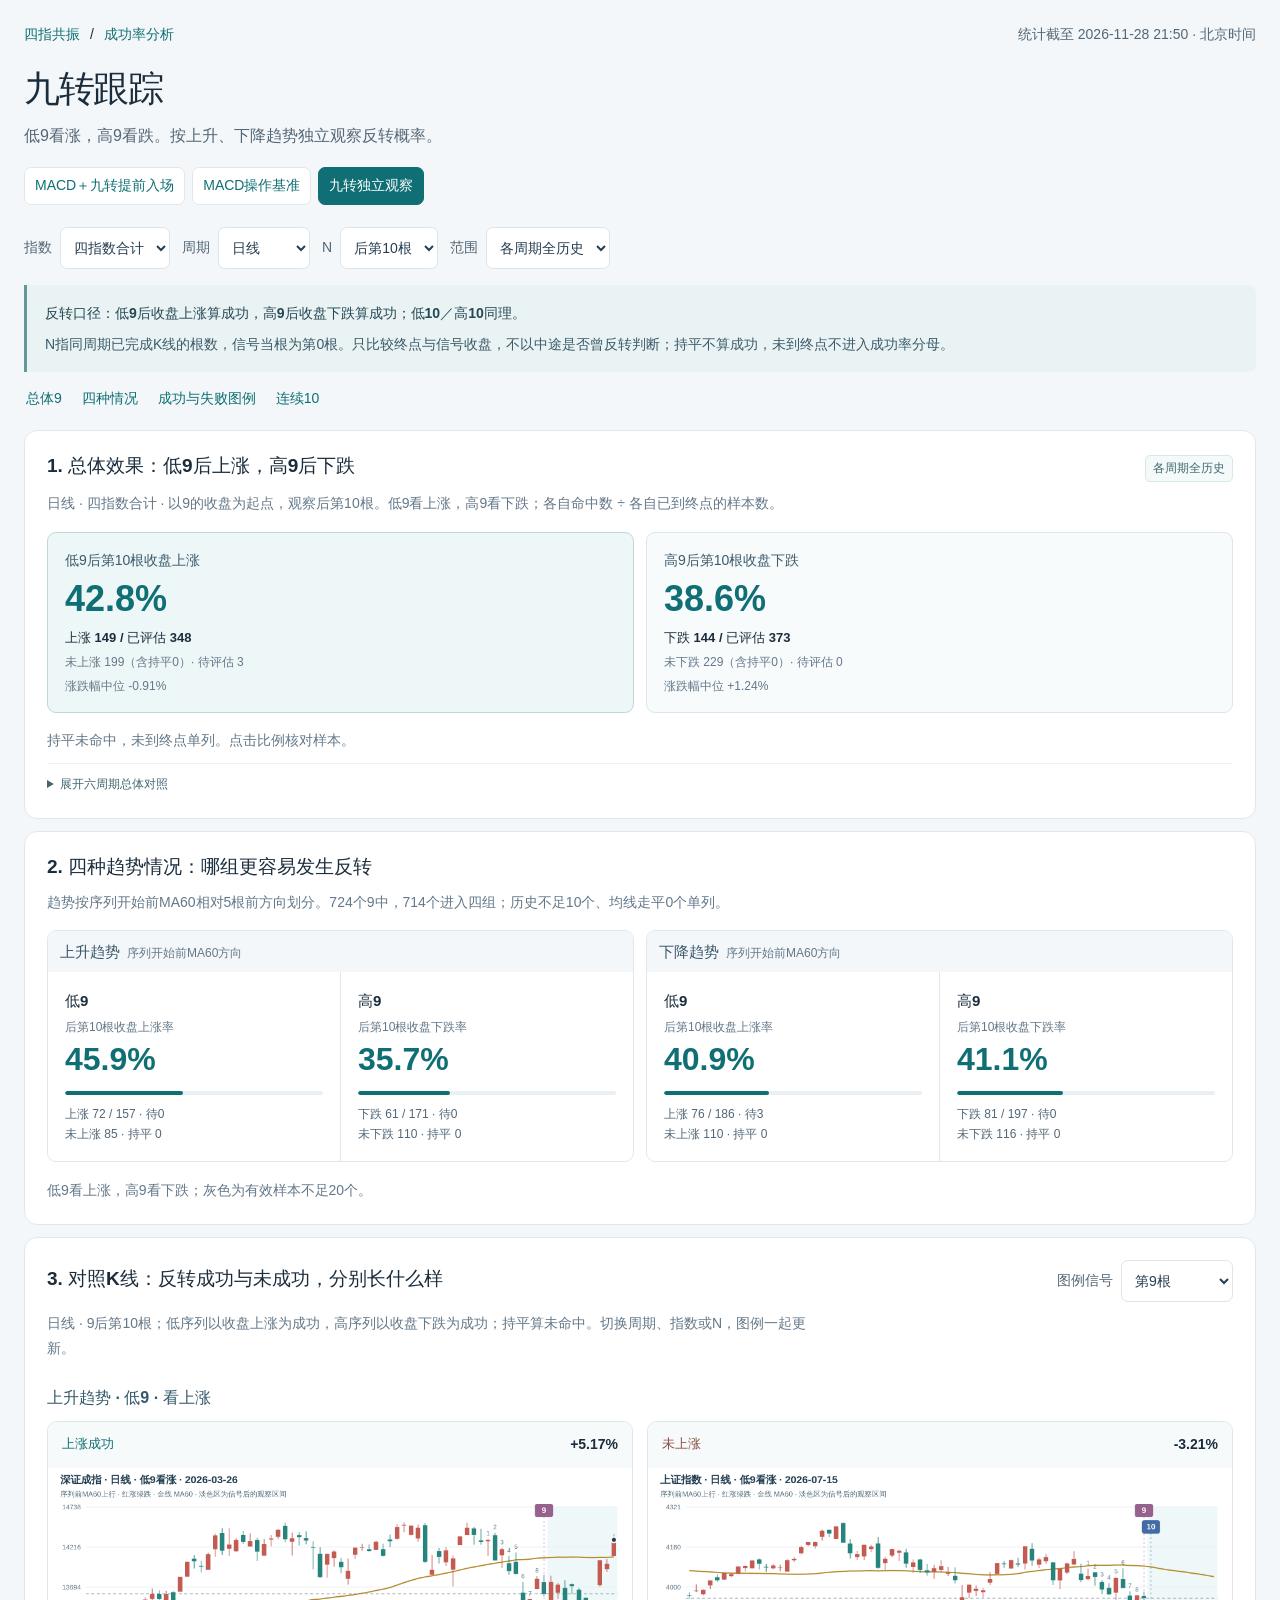
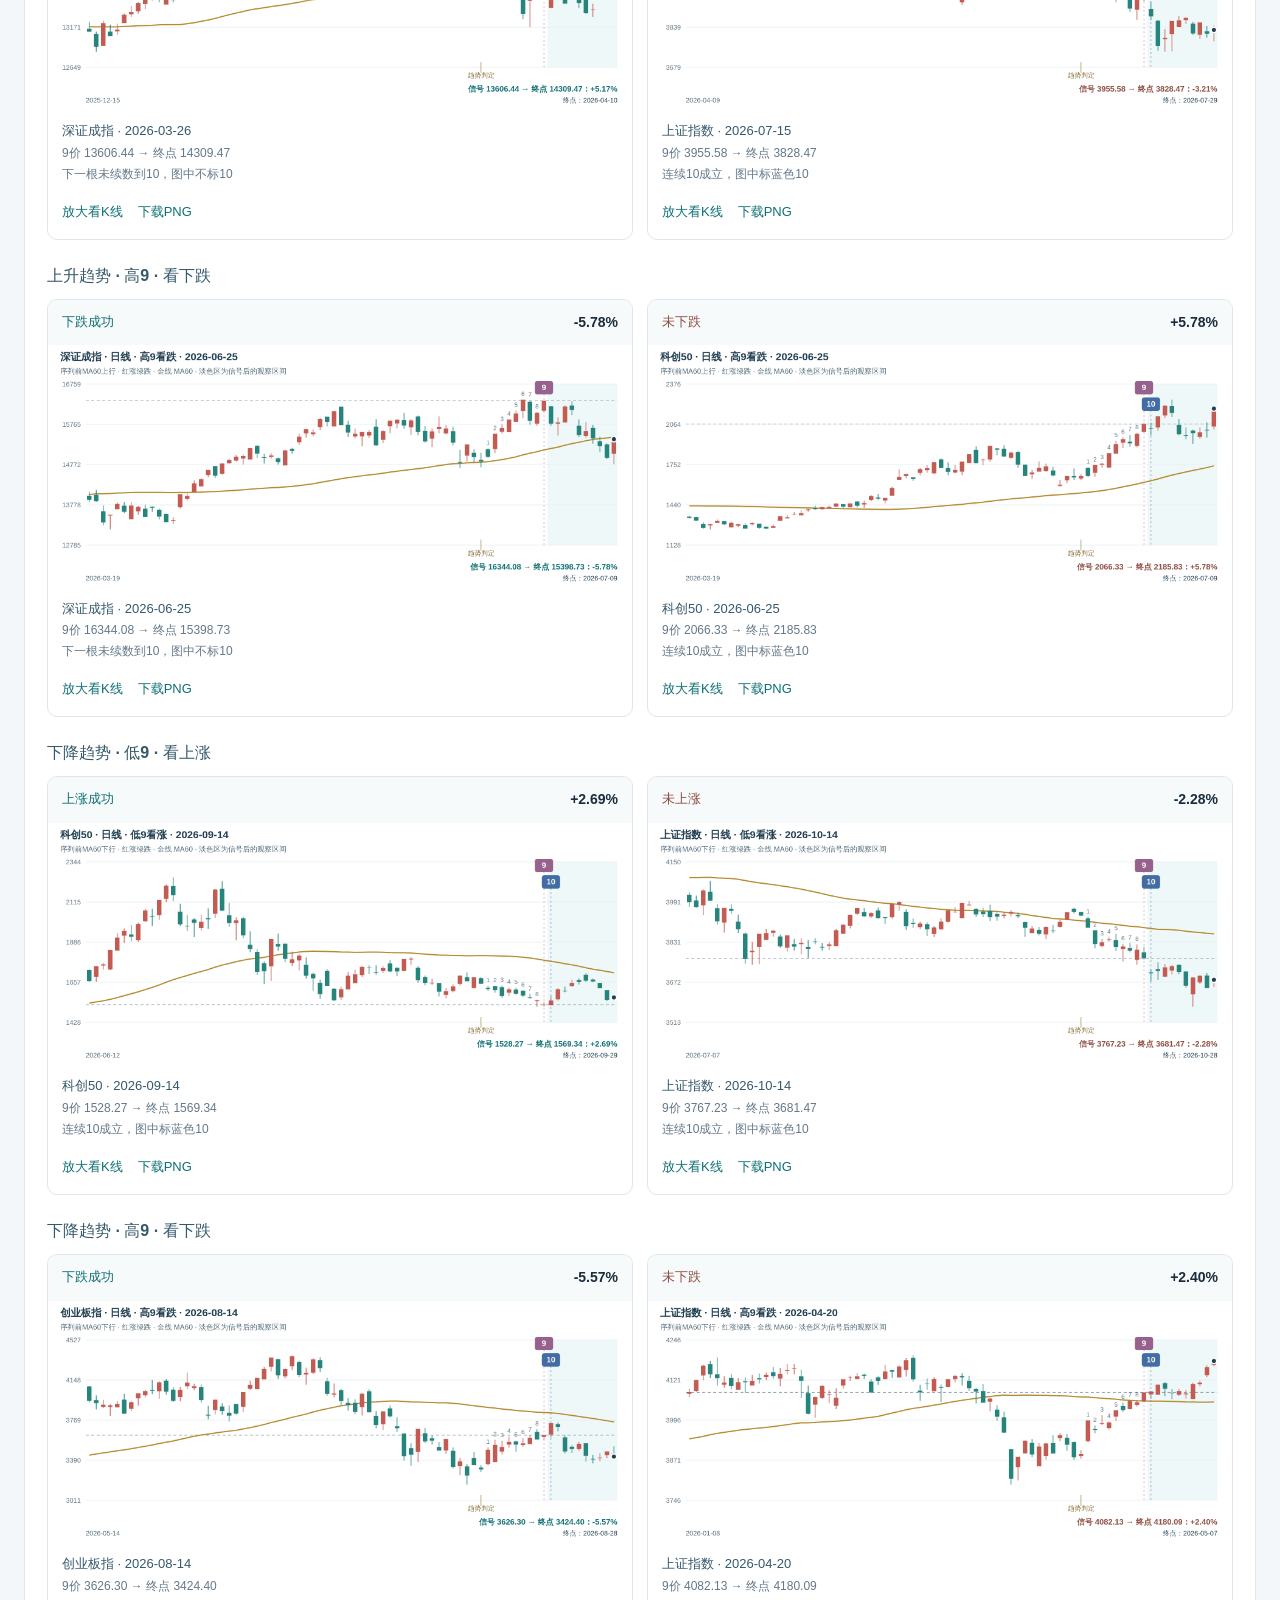
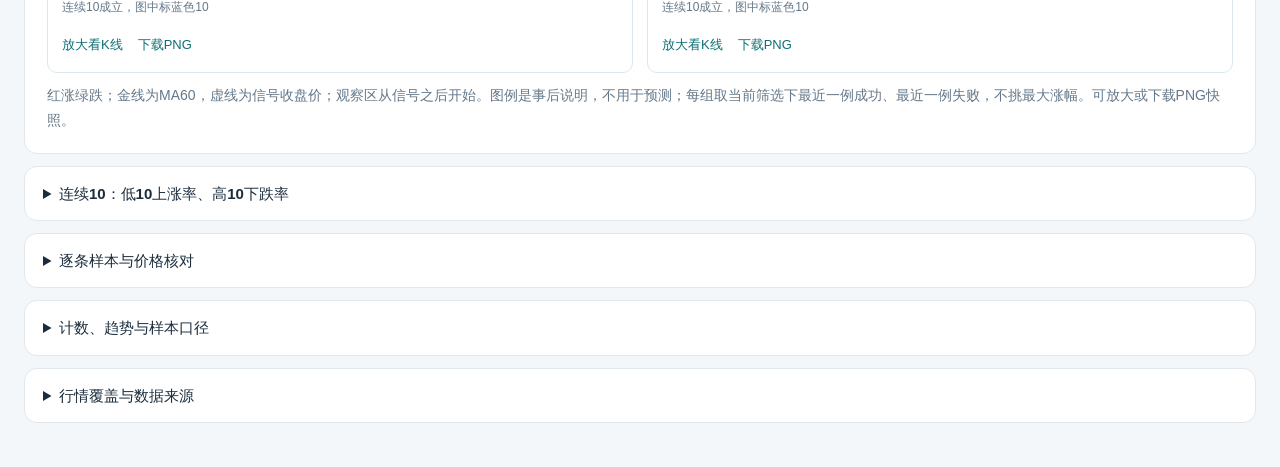
<file: macd-resonance/analysis-nine.html>
<!doctype html><html lang="zh-CN"><head><meta charset="utf-8"><meta name="viewport" content="width=device-width, initial-scale=1"><meta name="theme-color" content="#f4f7f9"><title>九转跟踪 | 成功率分析</title><link rel="stylesheet" href="./analysis.css"><script src="./analysis-metrics.js" defer></script><script src="./analysis-nine.js" defer></script><script src="./analysis-nine-charts.js" defer></script><script src="./analysis-app.js" defer></script></head><body data-analysis="nine"><main class="wrap"><nav class="nav" aria-label="页面导航"><div class="breadcrumbs"><a href="./">四指共振</a><span>/</span><a href="./analysis.html">成功率分析</a></div><span class="asof" id="asof"></span></nav><h1>九转跟踪</h1><p class="page-intro">低9看涨，高9看跌。按上升、下降趋势独立观察反转概率。</p><nav class="analysis-tabs" id="analysis-nav" aria-label="分析专题"></nav><p class="context" id="status" role="status">正在读取历史样本…</p><div id="dashboard" hidden><div class="filters" aria-label="样本筛选">
 <label class="field">指数 <select id="index"><option value="all">四指数合计</option></select></label>
 <label class="field">周期 <select id="nine-period"><option value="D" selected>日线</option></select></label>
 <label class="field">N <select id="nine-horizon"><option value="5">后第5根</option><option value="10" selected>后第10根</option><option value="20">后第20根</option></select></label>
 <label class="field">范围 <select id="scope"><option value="all">各周期全历史</option><option value="four">四指共同历史</option><option value="same">六周期同窗</option></select></label>

</div>
<div class="method-note"><strong>反转口径：低9后收盘上涨算成功，高9后收盘下跌算成功；低10／高10同理。</strong><p>N指同周期已完成K线的根数，信号当根为第0根。只比较终点与信号收盘，不以中途是否曾反转判断；持平不算成功，未到终点不进入成功率分母。</p></div>
<nav class="reading-path" aria-label="九转阅读顺序"><a href="#nine-overall">总体9</a><a href="#nine-quadrants">四种情况</a><a href="#nine-examples">成功与失败图例</a><a href="#nine-ten">连续10</a></nav>
<div id="nine-study">
 <section class="card inset" id="nine-overall" aria-labelledby="nine-overall-heading"><div class="section-head"><h2 id="nine-overall-heading">1. 总体效果：低9后上涨，高9后下跌</h2><span class="scope-tag" id="nine-scope"></span></div><p class="caption study-description" id="nine-description"></p><div class="overall-grid" id="nine-overall-cards"></div><p class="caption study-footnote">持平未命中，未到终点单列。点击比例核对样本。</p>
 <details class="rule-explanation"><summary>展开六周期总体对照</summary><div class="table-scroll" tabindex="0"><table class="study-table"><thead><tr><th>周期</th><th>低9上涨率</th><th>高9下跌率</th></tr></thead><tbody id="nine-matrix"></tbody></table></div></details></section>
 <section class="card inset" id="nine-quadrants" aria-labelledby="nine-four-heading"><h2 id="nine-four-heading">2. 四种趋势情况：哪组更容易发生反转</h2><p class="caption study-description" id="nine-trend-description"></p><div class="nine-trend-grid" id="nine-scorecards"></div><p class="caption study-footnote">低9看上涨，高9看下跌；灰色为有效样本不足20个。</p></section>
 <section class="card inset" id="nine-examples" aria-labelledby="nine-examples-heading"><div class="section-head"><h2 id="nine-examples-heading">3. 对照K线：反转成功与未成功，分别长什么样</h2><label class="field">图例信号 <select id="nine-example-stage"><option value="nine">第9根</option><option value="ten">连续第10根</option></select></label></div><p class="caption study-description" id="nine-example-description"></p><div id="nine-gallery" aria-live="polite"></div><p class="caption study-footnote">红涨绿跌；金线为MA60，虚线为信号收盘价；观察区从信号之后开始。图例是事后说明，不用于预测；每组取当前筛选下最近一例成功、最近一例失败，不挑最大涨幅。可放大或下载PNG快照。</p></section>
 <details class="card" id="nine-ten"><summary id="nine-ten-heading">连续10：低10上涨率、高10下跌率</summary><div class="details-body"><p class="caption study-description">10成立＝9的下一根继续满足同方向计数条件。它只代表“继续数到10”，并不代表反转成功。下方以10自己的收盘价为起点，重新观察10后第N根。</p><div class="overall-grid" id="nine-ten-cards"></div><p class="caption" id="nine-ten-reading"></p><h3 class="nine-subheading">四种情况：9、续数成立、同批9和10</h3><div class="table-scroll" tabindex="0" aria-label="9和10反转方向命中率比较"><table class="study-table nine-compare"><thead><tr><th>分组</th><th>全部9<br><span class="sub">9后N根方向命中率</span></th><th>续数到10<br><span class="sub">成立率，不是反转率</span></th><th>同批9<br><span class="sub">只取10成立的序列</span></th><th>连续10<br><span class="sub">10后N根方向命中率</span></th></tr></thead><tbody id="nine-compare"></tbody></table></div>
 <details class="rule-explanation" id="nine-paired"><summary>更严格对照：同一批序列、同一个终点</summary><p class="caption study-description">终点固定为9后第N根，不再让10多观察一根；分别用9价和10价计算。仅比较10已成立且终点已到的共同样本。</p><div class="table-scroll" tabindex="0"><table class="study-table nine-compare"><thead><tr><th>分组</th><th>共同样本</th><th>9价至同终点反转命中率</th><th>10价至同终点反转命中率</th><th>10价相对9价变化中位</th></tr></thead><tbody id="nine-paired-body"></tbody></table></div></details></div></details>
 <details class="card" id="nine-cases"><summary>逐条样本与价格核对</summary><div class="details-body"><div class="case-controls"><p class="caption" id="nine-case-caption"></p><button class="nine-reset" id="nine-reset" type="button">查看全部9</button></div><div class="table-scroll" tabindex="0"><table class="records nine-records"><thead><tr><th>指数／周期</th><th>序列／趋势</th><th>9时间／价格</th><th>10状态／价格</th><th>计算起点／价格</th><th>观察终点／价格</th><th>实际涨跌幅</th><th>反转结果／K线</th></tr></thead><tbody id="nine-records"></tbody></table></div><div class="case-footer" id="nine-pagination" hidden><button id="nine-prev" type="button">上一页</button><span id="nine-page"></span><button id="nine-next" type="button">下一页</button></div></div></details>
 <details class="card"><summary>计数、趋势与样本口径</summary><div class="details-body"> <label class="field">起始段 <select id="study-warmup"><option value="0">保留全部信号</option><option value="60">至少60根行情</option><option value="130">至少130根行情</option></select></label><dl class="terms" id="nine-definitions"></dl><p class="caption">同日多指数和重叠观察区间可能相关；这些是历史样本比例，不是经过校准的未来概率，也不是含费用的实盘收益。</p></div></details>
</div>
<dialog id="nine-chart-dialog" class="chart-dialog"><div class="dialog-head"><h2 id="nine-dialog-title">历史K线</h2><button type="button" id="nine-dialog-close">关闭</button></div><div class="dialog-chart-scroll" id="nine-dialog-chart"></div><p class="caption" id="nine-dialog-caption"></p></dialog>
<details class="card"><summary>行情覆盖与数据来源</summary><div class="details-body"><p class="caption">图例和统计使用同一批已完成K线。时间为北京时间；范围筛选会截去截止日之后的10及观察终点。不同周期历史长度不同。</p><div class="table-scroll" tabindex="0"><table class="sources"><thead><tr><th>周期</th><th>所选指数历史覆盖</th><th>每指数K线根数</th></tr></thead><tbody id="coverage"></tbody></table></div><p class="source-links">东方财富、腾讯公开指数行情 · <a href="https://github.com/gavin0710/Test/tree/master/macd-resonance/data">历史归档</a></p></div></details></div></main></body></html>
</file>
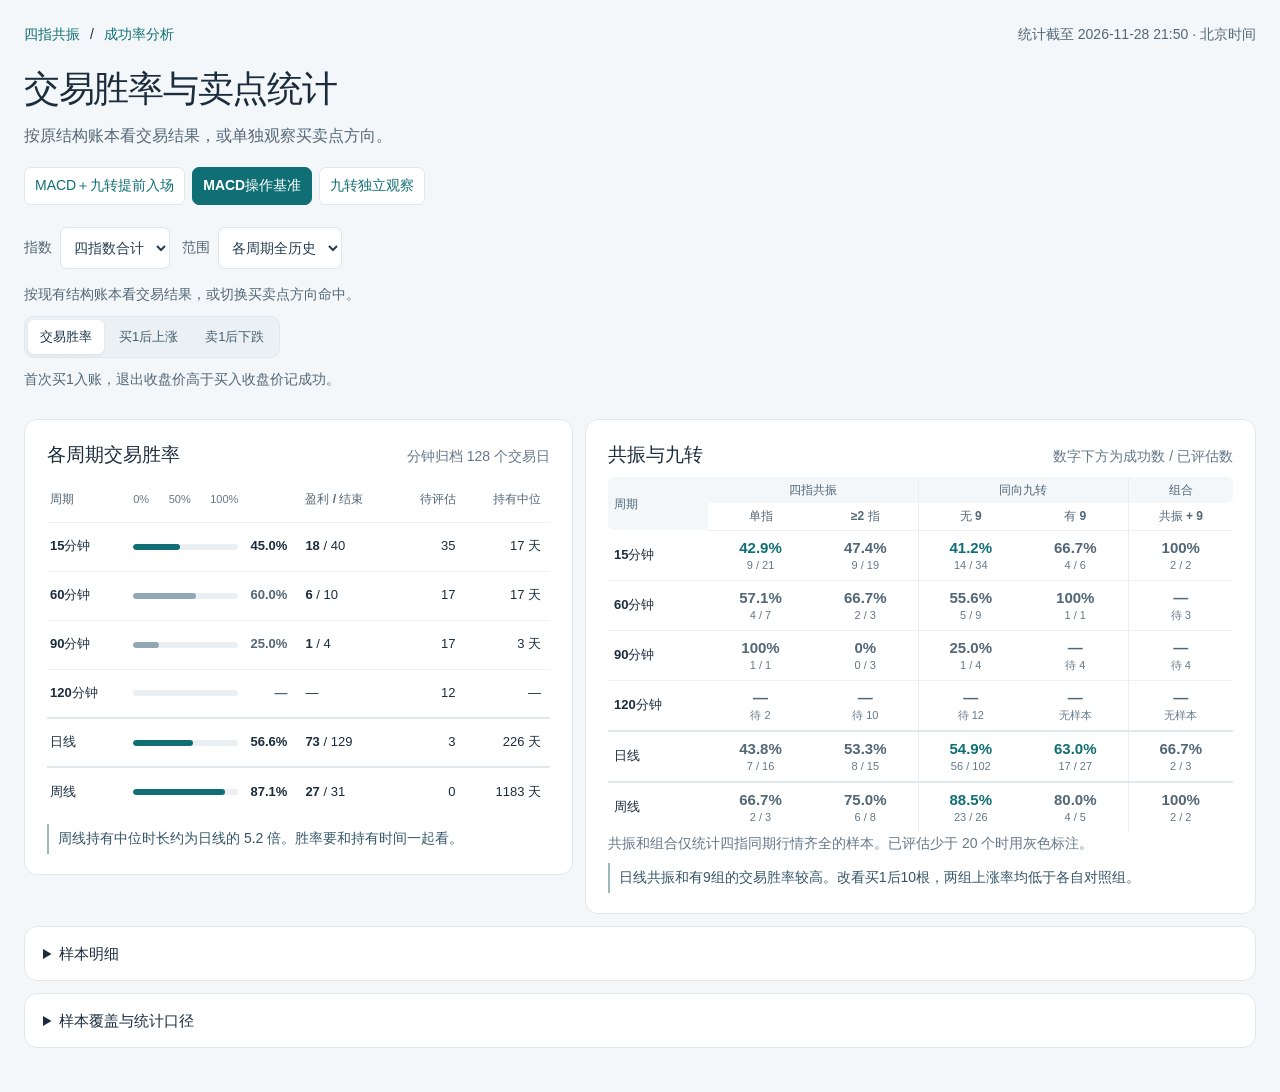
<file: macd-resonance/analysis-trades.html>
<!doctype html><html lang="zh-CN"><head><meta charset="utf-8"><meta name="viewport" content="width=device-width, initial-scale=1"><meta name="theme-color" content="#f4f7f9"><title>交易胜率与卖点统计 | 成功率分析</title><link rel="stylesheet" href="./analysis.css"><script src="./analysis-metrics.js" defer></script><script src="./analysis-trades.js" defer></script><script src="./analysis-app.js" defer></script></head><body data-analysis="trades"><main class="wrap"><nav class="nav" aria-label="页面导航"><div class="breadcrumbs"><a href="./">四指共振</a><span>/</span><a href="./analysis.html">成功率分析</a></div><span class="asof" id="asof"></span></nav><h1>交易胜率与卖点统计</h1><p class="page-intro">按原结构账本看交易结果，或单独观察买卖点方向。</p><nav class="analysis-tabs" id="analysis-nav" aria-label="分析专题"></nav><p class="context" id="status" role="status">正在读取历史样本…</p><div id="dashboard" hidden><div class="filters" aria-label="样本筛选"><label class="field">指数 <select id="index"><option value="all">四指数合计</option></select></label><label class="field">范围 <select id="scope"><option value="all">各周期全历史</option><option value="four">四指共同历史</option><option value="same">六周期同窗</option></select></label></div><section class="study-section" id="legacy-study">
   
   <div class="trade-body">
    <p class="caption legacy-title">按现有结构账本看交易结果，或切换买卖点方向命中。</p>
    <div class="filters">
   <div class="modes" role="group" aria-label="结果口径">
    <button type="button" data-mode="trade" aria-pressed="true">交易胜率</button>
    <button type="button" data-mode="buy" aria-pressed="false">买1后上涨</button>
    <button type="button" data-mode="sell" aria-pressed="false">卖1后下跌</button>
   </div>
   <label class="field" id="horizon-field" hidden>观察 <select id="horizon"><option value="5">后 5 根</option><option value="10" selected>后 10 根</option><option value="20">后 20 根</option></select></label>
    </div>
  <p class="context" id="context" aria-live="polite"></p>
  <div class="comparison">
  <section class="card inset" aria-labelledby="period-heading">
   <div class="section-head"><h2 id="period-heading">各周期胜率</h2><p class="caption" id="history-span"></p></div>
   <table class="overview" aria-labelledby="period-heading">
    <thead><tr>
     <th scope="col">周期</th><th scope="col"><span class="scale" aria-hidden="true"><span>0%</span><span>50%</span><span>100%</span></span><span class="result-label" id="result-heading">胜率</span></th>
     <th scope="col" id="count-heading">盈利 / 已结束</th><th scope="col">待评估</th><th scope="col" id="time-heading">持有中位</th>
    </tr></thead><tbody id="overview"></tbody>
   </table>
   <p class="reading" id="period-note" hidden></p>
  </section>
  <section class="card inset" aria-labelledby="factor-heading">
   <div class="section-head"><h2 id="factor-heading">共振与九转</h2><p class="caption">数字下方为成功数 / 已评估数</p></div>
   <table class="matrix" aria-labelledby="factor-heading" aria-describedby="factor-note">
    <thead>
     <tr><th rowspan="2" scope="col">周期</th><th colspan="2" scope="colgroup">四指共振</th><th colspan="2" scope="colgroup" class="split">同向九转</th><th scope="colgroup" class="split">组合</th></tr>
     <tr><th scope="col">单指</th><th scope="col">≥2 指</th><th scope="col" class="split">无 9</th><th scope="col">有 9</th><th scope="col" class="split">共振 + 9</th></tr>
    </thead><tbody id="matrix"></tbody>
   </table>
   <p class="caption" id="factor-note">共振和组合仅统计四指同期行情齐全的样本。已评估少于 20 个时用灰色标注。</p>
   <p class="reading" id="factor-reading" hidden></p>
  </section>
  </div>
  <details class="card" id="cases">
   <summary>样本明细</summary>
   <div class="details-body">
    <div class="case-controls">
     <div class="case-selects">
      <label class="field">周期 <select id="case-period"></select></label>
      <label class="field">条件 <select id="case-group"></select></label>
     </div>
     <p class="caption" id="case-caption"></p>
    </div>
    <div class="table-scroll" tabindex="0" aria-label="信号样本明细表">
     <table class="records">
      <thead><tr><th scope="col">指数</th><th scope="col">信号时间 / 收盘</th><th scope="col">同向指数</th><th scope="col">同向 9</th><th scope="col" id="exit-heading">退出时间 / 收盘</th><th scope="col" id="move-heading">收益</th></tr></thead>
      <tbody id="records"></tbody>
     </table>
    </div>
    <div class="case-footer" id="case-footer" hidden><button type="button" id="prev">上一页</button><span id="page-number"></span><button type="button" id="next">下一页</button></div>
   </div>
  </details>
   </div>
  </section>  <details class="card">
   <summary>样本覆盖与统计口径</summary>
   <div class="details-body">
    <dl class="terms">
     <div><dt>交易胜率</dt><dd>买1的首次结构交易按现有账本退出。指数收盘价收益为正记成功，一笔结构算一个样本。未退出单列，纠错买回另有账本。收益未扣成本，也未做可成交性模拟。</dd></div>
     <div><dt>方向命中</dt><dd>从信号收盘看到后第 N 根同周期已完成 K 线。买1看涨，卖1看跌，持平计未命中。不同周期的 N 根对应不同实际时长。</dd></div>
     <div><dt>四指共振</dt><dd>按同周期当根和此前两根已完成 K 线统计同向信号，每个指数最多算一次。买卖后续点与纠错买回可作为共振证据。四指这三根时间一致才进入分组。</dd></div>
     <div><dt>同向九转</dt><dd>买1配低9，卖1配高9。只认当根或此前两根内首次达到 9，连续显示的 9 不重复计。九转按本指数、本周期观察。</dd></div>
     <div><dt>范围与时长</dt><dd>同窗筛选以所选范围截止日结算，超过截止日的结果仍计待评估。时间为北京时间，时长含休市。分钟线包含归档起始段，各指数的历史起点不同，同日信号也可能集中出现。</dd></div>
    </dl>
    <div class="table-scroll" tabindex="0" aria-label="行情覆盖表">
     <table class="sources"><thead><tr><th scope="col">周期</th><th scope="col">所选指数历史覆盖</th><th scope="col">每指数 K 线根数</th></tr></thead><tbody id="coverage"></tbody></table>
    </div>
    <p class="source-links">东方财富、腾讯公开指数行情。<a href="https://github.com/gavin0710/Test/tree/master/macd-resonance/data">历史归档</a> · <a href="https://github.com/gavin0710/Test/blob/master/macd-resonance/research-success.js">复算脚本</a></p>
   </div>
  </details></div></main></body></html>
</file>
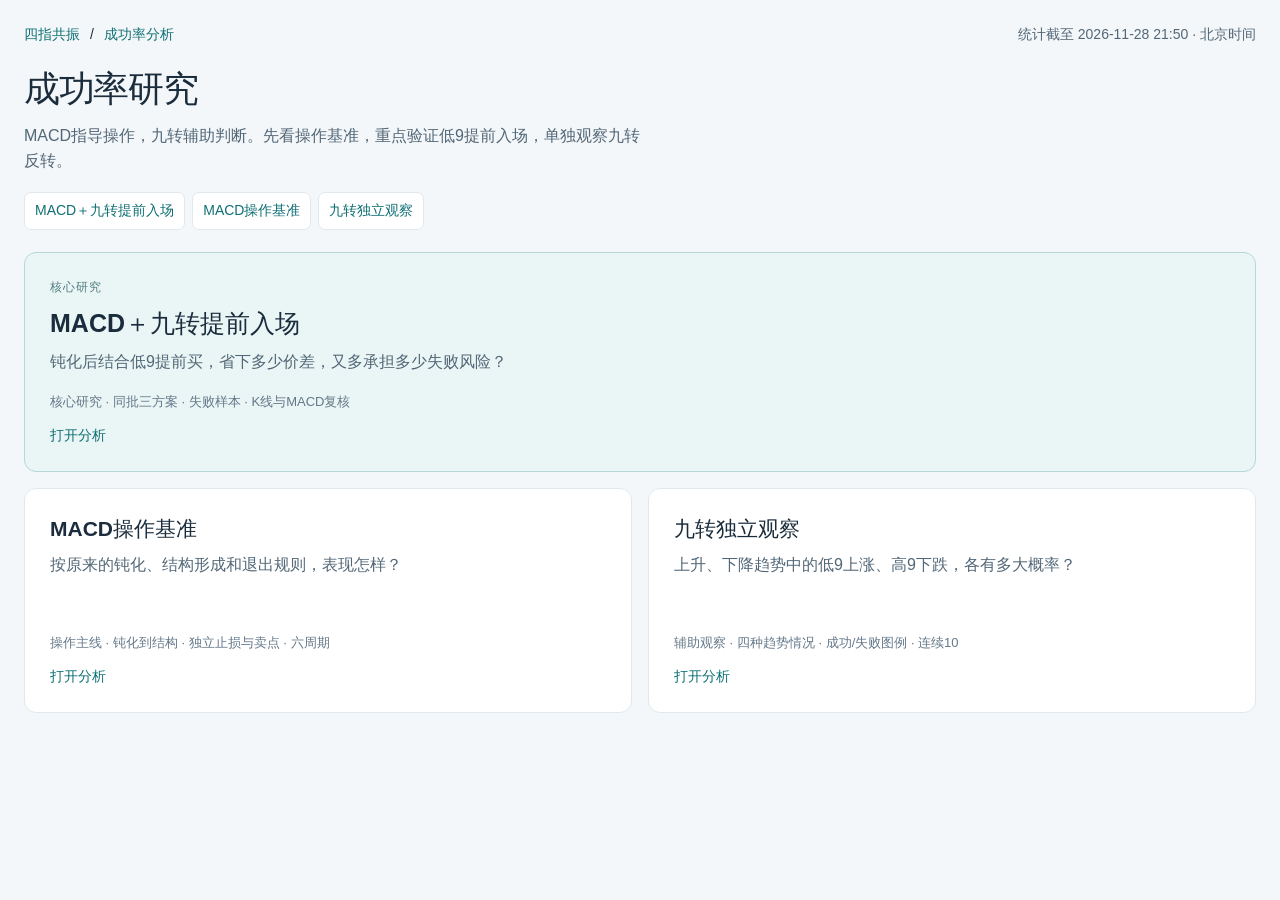
<file: macd-resonance/analysis.html>
<!doctype html><html lang="zh-CN"><head><meta charset="utf-8"><meta name="viewport" content="width=device-width, initial-scale=1"><meta name="theme-color" content="#f4f7f9"><title>成功率分析 | 成功率分析</title><link rel="stylesheet" href="./analysis.css"><script src="./analysis-metrics.js" defer></script><script src="./analysis-app.js" defer></script></head><body data-analysis="hub"><main class="wrap"><nav class="nav" aria-label="页面导航"><div class="breadcrumbs"><a href="./">四指共振</a><span>/</span><a href="./analysis.html">成功率分析</a></div><span class="asof" id="asof"></span></nav><h1>成功率研究</h1><p class="page-intro">MACD指导操作，九转辅助判断。先看操作基准，重点验证低9提前入场，单独观察九转反转。</p><nav class="analysis-tabs" id="analysis-nav" aria-label="分析专题"></nav><p class="context" id="status" role="status">正在读取历史样本…</p><div id="dashboard" hidden><div class="analysis-grid" id="analysis-grid"></div></div></main></body></html>
</file>
<file: macd-resonance/analysis.css>
:root{color-scheme:light;font-family:Inter,-apple-system,BlinkMacSystemFont,"Segoe UI","PingFang SC","Microsoft YaHei",sans-serif;color:#1b2d3d;background:#f4f7f9;font-synthesis:none;--muted:#526777;--quiet:#647889;--line:#e1e8ed;--teal:#0f6f74;--light:#eef6f6;--wash:#f3f7fa}
*{box-sizing:border-box}
body{margin:0;-webkit-font-smoothing:antialiased}
a{color:var(--teal);text-decoration:none}
a:hover{text-decoration:underline}
button,select{font:inherit;color:inherit}
button{cursor:pointer}
button:disabled{cursor:default;opacity:.45}
button:focus-visible,select:focus-visible,a:focus-visible,summary:focus-visible{outline:2px solid #11828a;outline-offset:2px}
[hidden]{display:none!important}
.wrap{width:min(1280px,100%);margin:auto;padding:22px 24px 44px}
.nav{display:flex;justify-content:space-between;align-items:center;gap:12px;margin-bottom:15px;font-size:13px}
.back{min-height:36px;display:inline-flex;gap:8px;align-items:center;font-weight:650}
.back::before{content:"";height:7px;width:7px;border-left:1.5px solid currentColor;border-bottom:1.5px solid currentColor;transform:rotate(45deg);margin-left:3px}
.asof{color:var(--muted);font-variant-numeric:tabular-nums}
h1,h2,p{margin:0}
h1{font-size:clamp(25px,3.2vw,36px);font-weight:760;letter-spacing:-.035em;margin-bottom:18px}
h2{font-size:17px;line-height:1.4;font-weight:720}
.filters{display:flex;gap:9px 12px;align-items:end;flex-wrap:wrap}
.modes{display:flex;align-items:center;gap:3px;padding:3px;border:1px solid var(--line);border-radius:9px;background:#eaf0f4}
.modes button{min-height:34px;border:0;border-radius:6px;background:transparent;padding:4px 12px;white-space:nowrap;font-size:13px;color:#486071}
.modes button[aria-pressed=true]{background:#fff;color:#153247;box-shadow:0 1px 3px #16364c15;font-weight:700}
.field{display:flex;min-height:42px;align-items:center;gap:6px;font-size:12px;color:var(--muted)}
select{border:1px solid #dce5eb;border-radius:7px;min-height:37px;padding:3px 6px;background:#fff;color:#263e51;font-size:13px;max-width:100%}
.context{font-size:13px;line-height:1.65;color:var(--muted);margin:10px 0 16px}
.card{margin-top:12px;border:1px solid var(--line);border-radius:13px;background:#fff;overflow:hidden}
.inset{padding:16px 18px 14px}
.section-head{display:flex;align-items:baseline;flex-wrap:wrap;justify-content:space-between;gap:5px 12px;margin:0 0 8px}
.caption{font-size:12px;line-height:1.65;color:var(--quiet)}
.reading{margin:8px 0 0;border-left:2px solid #9ababc;padding:3px 0 3px 9px;color:#355668;font-size:12px;line-height:1.7}
table{border-collapse:collapse;width:100%;font-size:13px;font-variant-numeric:tabular-nums}
th,td{border-bottom:1px solid #edf1f4;text-align:left}
thead th{color:var(--muted);font-weight:590;font-size:12px;line-height:1.2}
tbody tr:last-child>*{border-bottom:0}
.overview th,.overview td{padding:7px 9px}
.overview thead th{padding-top:4px;padding-bottom:4px}
.overview th:first-child,.overview td:first-child{padding-left:3px}
.overview tbody th{white-space:nowrap;font-weight:660}
.overview td:nth-last-child(-n+2),.overview th:nth-last-child(-n+2){text-align:right}
.scale{display:flex;justify-content:space-between;padding-right:calc(6.7ch + 8px);font-size:11px;font-weight:500;color:var(--quiet)}
.result-label{display:none}
.metric{min-width:15ch}
.rate-button{display:flex;align-items:center;gap:8px;width:100%;min-height:30px;border:0;padding:0;background:transparent;font-variant-numeric:tabular-nums;text-align:left;color:inherit}
.rate-button:enabled:hover .rate-text{text-decoration:underline}
.rate-button:disabled{opacity:1}
.track{flex:1;height:6px;display:block;border-radius:8px;background:#e9eff3;overflow:hidden}
.fill{display:block;height:100%;min-width:0;border-radius:8px;background:var(--teal)}
.thin .fill{background:#91a8b4}
.rate-text{min-width:5.7ch;text-align:right;font-weight:730}
.thin .rate-text{color:var(--muted)}
.count{white-space:nowrap}
.count strong{font-weight:710}
.cut td,.cut th{border-top:2px solid var(--line)}
.matrix{table-layout:fixed}
.matrix :is(td,th){padding:4px 6px;text-align:center}
.matrix thead tr:first-child th:first-child,.matrix tbody th{text-align:left;width:16%;white-space:nowrap}
.matrix tbody th{font-weight:660}
.matrix thead tr:first-child th{padding-top:6px;padding-bottom:6px;background:var(--wash);border-bottom:0}
.matrix thead tr:first-child th:first-child{border-radius:6px 0 0 6px}
.matrix thead tr:first-child th:last-child{border-radius:0 6px 6px 0}
.matrix thead tr:nth-child(2) th{padding-top:6px;padding-bottom:6px;white-space:nowrap}
.matrix .split{border-left:1px solid #e8eef2}
.cell{display:flex;flex-direction:column;align-items:center;justify-content:center;gap:2px;border:1px solid transparent;border-radius:6px;padding:3px 0;min-height:41px;width:100%;background:transparent;font-variant-numeric:tabular-nums;line-height:1.12}
.cell:enabled:hover{background:var(--light);border-color:#d7e9ea}
.cell:disabled{opacity:1}
.cell strong{font-size:15px;font-weight:710;color:var(--teal)}
.cell.small strong{font-weight:610;color:var(--muted)}
.cell span{font-size:11px;color:var(--quiet);white-space:nowrap}
details>summary{padding:15px 18px;font-size:15px;font-weight:680;cursor:pointer}
details[open]>summary{border-bottom:1px solid var(--line)}
.details-body{padding:10px 16px 15px}
.case-controls{display:flex;align-items:center;justify-content:space-between;flex-wrap:wrap;gap:8px;margin-bottom:8px}
.case-selects{display:flex;flex-wrap:wrap;gap:9px}
.case-footer{display:flex;align-items:center;justify-content:flex-end;gap:9px;margin-top:9px;font-size:12px;color:var(--muted)}
.case-footer button{min-height:36px;padding:3px 9px;border:1px solid var(--line);background:#fff;border-radius:6px}
.table-scroll{overflow:auto;max-width:100%}
.records{min-width:575px}
.records td,.records th,.sources td,.sources th{padding:7px 7px}
.records td{white-space:nowrap}
.records td:nth-child(3),.records td:nth-child(4){font-size:12px;color:var(--muted)}
.sub{display:block;font-size:11px;color:var(--quiet);margin-top:3px}
.win{color:var(--teal);font-weight:680}
.loss{color:#8e4d42}
.empty{color:var(--quiet);text-align:center!important;padding:15px!important}
.terms{margin:0 0 9px;font-size:12px;color:var(--muted);line-height:1.75}
.terms div{display:grid;grid-template-columns:5.5em 1fr;gap:8px;padding:4px 0}
.terms dt{font-weight:700;color:#324b5d}
.terms dd{margin:0}
.sources{min-width:380px}
.source-links{margin:9px 0 0;font-size:12px;color:var(--quiet);line-height:1.65}
@media(min-width:1120px){
 .comparison{display:grid;grid-template-columns:minmax(0,0.9fr) minmax(0,1.1fr);gap:12px;align-items:start}
 .comparison .card{min-width:0}.comparison .section-head{min-height:24px}
 .overview thead tr{height:45px}.comparison tbody tr{height:49px}
}
@media(max-width:600px){
 .wrap{padding:14px 10px 32px}.nav{margin:0 3px 12px}.asof{font-size:12px}h1{margin:0 3px 12px}
 .filters,.context{margin-left:3px;margin-right:3px}.filters{gap:5px 9px}.modes{flex-basis:100%}.modes button{flex:1;padding:3px 6px;min-height:38px}
 .field{min-height:40px}.context{font-size:12px;margin-top:7px;margin-bottom:11px}.inset{padding:12px 9px 10px}.card{border-radius:10px;margin-top:9px}
 .overview :is(th,td){padding:6px 4px}.metric{min-width:8.5ch}.rate-button{gap:4px}.rate-text{min-width:5.3ch}.scale{display:none}.result-label{display:inline}
 .matrix :is(td,th){padding-inline:2px}.cell{min-height:43px}.cell strong{font-size:13px}
 details>summary{padding:12px}.details-body{padding:8px 10px 12px}.section-head{gap:3px 9px}
}
@media(max-width:360px){table{font-size:12px}thead th{font-size:11px}.overview :is(th,td){padding-inline:3px}.matrix thead tr:first-child th:first-child{width:18%}.matrix .cell strong{font-size:12px}.matrix .cell span{font-size:10px}}

html{scroll-behavior:smooth;scroll-padding-top:16px}
.study-intro{margin:-5px 0 14px;font-size:14px;color:var(--muted);line-height:1.7}
.study-nav{display:flex;gap:7px;flex-wrap:wrap;margin:0 0 14px}
.study-nav a{padding:7px 10px;border:1px solid #dce7e9;background:#fff;border-radius:6px;font-size:12px;line-height:1.4}
.study-controls{display:flex;align-items:center;flex-wrap:wrap;gap:4px 16px;margin:4px 0 10px}
.study-section{scroll-margin-top:14px}
.section-number{color:#6b8b91;font-size:12px;margin-right:9px;font-variant-numeric:tabular-nums;vertical-align:2px}
.study-description{margin:1px 0 12px;max-width:100ch}
.scope-tag{border:1px solid #d9e7e8;background:#f4f9f9;padding:3px 7px;border-radius:5px;color:#406b70;font-size:11px}
.study-table th,.study-table td{padding:9px 10px;vertical-align:middle}
.study-table thead th{background:var(--wash);line-height:1.5}
.study-table tbody th{font-weight:650;white-space:nowrap}
.study-table :is(th,td):first-child{position:sticky;left:0;background:#fff;z-index:1}
.study-table thead th:first-child{background:var(--wash);z-index:2}
.baseline-table{min-width:650px}.baseline-table :is(th,td){padding:7px 10px}.baseline-table .study-rate{padding:1px 4px}.baseline-table .study-rate strong{font-size:16px}
.pattern-table{table-layout:fixed;min-width:760px}
.pattern-table th{overflow-wrap:anywhere}
.pattern-table th:first-child{width:76px}
.pattern-table :is(td,th){text-align:center;padding:8px 7px}
.pattern-table :is(td,th):first-child{text-align:left}
.study-rate{width:100%;border:1px solid transparent;background:transparent;border-radius:6px;padding:6px 4px;text-align:center;font-variant-numeric:tabular-nums;line-height:1.4;color:inherit}
.study-rate strong{display:block;color:var(--teal);font-size:18px;font-weight:730;white-space:nowrap}
.study-rate.small strong{color:var(--muted);font-weight:630}
.study-rate span{display:block;font-size:11px;color:var(--quiet);line-height:1.5}
.study-rate .reference{margin-top:4px;color:#5b737b;font-size:10px}
.study-rate:enabled:hover{border-color:#d7e9ea;background:var(--light)}
.study-rate:disabled{opacity:1}
.study-footnote{margin-top:10px}
.rule-explanation{margin-top:9px;border-top:1px solid #edf1f4}
.rule-explanation>summary{font-size:12px;padding:11px 0 5px;color:#406671;font-weight:600}
.rule-explanation[open]>summary{border:0}
.pattern-definitions{font-size:12px;color:var(--muted);line-height:1.7;margin:8px 0}
.pattern-definitions div{padding:4px 0;display:grid;grid-template-columns:minmax(120px,1fr) 4fr;gap:12px}
.pattern-definitions dt{font-weight:650;color:#324f60}
.pattern-definitions dd{margin:0}
.wait-table{min-width:700px}.wait-table :is(th,td):not(:first-child){text-align:center}
.history-table{min-width:650px;table-layout:fixed}.history-table th:first-child{width:80px}
.history-table .history-range{font-size:10px;color:var(--quiet);text-align:center;line-height:1.5}
.study-records{min-width:1000px}.study-records td{vertical-align:top}.study-records td:nth-child(3){min-width:155px;white-space:normal}
.legacy-body{padding:0 16px 16px}.legacy-title{font-size:13px;margin:14px 0 2px;color:var(--muted)}
@media(max-width:600px){.study-intro{margin:0 3px 11px;font-size:12px}.study-nav{gap:5px;margin-inline:3px}.study-nav a{padding:7px 8px;font-size:11px}.study-controls{gap:2px 9px;margin-inline:3px}.study-controls>.caption{flex-basis:100%}.study-section h2{font-size:15px}.section-number{margin-right:6px}.study-table th,.study-table td{padding:8px}.study-description{margin-bottom:9px}.legacy-body{padding:0 8px 12px}.study-section .table-scroll{margin-right:-1px}.pattern-definitions div{grid-template-columns:1fr;gap:0}}
@media(prefers-reduced-motion:reduce){html{scroll-behavior:auto}}

.nine-controls{display:flex;flex-wrap:wrap;gap:3px 13px;margin:5px 0 6px}
.nine-trend-grid{display:grid;grid-template-columns:1fr 1fr;gap:12px;margin:14px 0 16px}
.nine-trend-panel{border:1px solid #dfe8ed;border-radius:9px;overflow:hidden}
.nine-trend-panel h3{font-size:13px;padding:9px 12px;background:var(--wash);margin:0;color:#395768}
.nine-trend-panel h3 small{font-size:11px;color:var(--quiet);font-weight:400;margin-left:7px}
.nine-score-grid{display:grid;grid-template-columns:1fr 1fr;gap:1px;background:var(--line)}
.nine-score{background:#fff;border:0;text-align:left;padding:13px 14px 12px;min-width:0;color:inherit;font-variant-numeric:tabular-nums}
.nine-score:hover:enabled{background:#f6fbfb}.nine-score:disabled{opacity:1}
.nine-score .nine-label{display:block;font-size:13px;font-weight:650;margin-bottom:6px}
.nine-score .nine-direction{display:block;font-size:11px;color:var(--quiet)}
.nine-score strong{display:block;font-size:28px;font-weight:740;color:var(--teal);line-height:1.4}
.nine-score.small strong{color:var(--muted);font-weight:620}
.nine-score .nine-count{display:block;font-size:11px;color:var(--muted);line-height:1.7}
.nine-score .track{height:4px;margin:9px 0}.nine-score .fill{height:4px}
.nine-subheading{font-size:14px;color:#29485a;margin:20px 0 9px;font-weight:700}
.nine-matrix{min-width:650px;table-layout:fixed}.nine-matrix th:first-child{width:80px}
.nine-matrix :is(td,th):not(:first-child){text-align:center}
.nine-matrix tr.nine-selected>th{color:var(--teal);font-weight:750}
.nine-rate{border:1px solid transparent;background:transparent;border-radius:6px;padding:5px 3px;color:inherit;width:100%;text-align:center;line-height:1.45;font-variant-numeric:tabular-nums}
.nine-rate:hover:enabled{background:var(--light);border-color:#d7e9ea}.nine-rate:disabled{opacity:1}
.nine-rate strong{display:block;font-size:16px;color:var(--teal);white-space:nowrap}
.nine-rate.small strong{color:var(--muted);font-weight:600}
.nine-rate span{display:block;font-size:11px;color:var(--quiet);white-space:nowrap}
.nine-compare{min-width:760px;table-layout:fixed}.nine-compare th:first-child{width:115px}
.nine-compare :is(td,th):not(:first-child){text-align:center}
.nine-compare tbody th span{display:block;font-size:11px;color:var(--quiet);font-weight:400}
.nine-records{min-width:1100px}.nine-records td{vertical-align:top}
.nine-reset{padding:5px 9px;min-height:34px;border:1px solid var(--line);background:#fff;border-radius:6px;font-size:12px;color:var(--teal)}
#nine-cases .case-controls{margin-top:9px;gap:9px}#nine-description{max-width:110ch}
@media(max-width:600px){.nine-trend-grid{grid-template-columns:1fr;gap:9px}.nine-score{padding:10px 12px}.nine-score strong{font-size:25px}.nine-controls{gap:2px 9px}.nine-trend-panel h3{padding:8px 11px}.nine-subheading{margin-top:17px}}

/* Independent studies share navigation and readable controls. */
body{font-size:16px;line-height:1.55}.wrap{padding-top:24px}h1{margin-bottom:8px}h2{font-size:19px}.page-intro{color:var(--muted);margin:0 0 18px;font-size:16px;max-width:70ch}.breadcrumbs{display:flex;align-items:center;gap:10px;flex-wrap:wrap}.nav{font-size:14px}.analysis-tabs{display:flex;gap:7px;flex-wrap:wrap;margin:0 0 22px}.analysis-tabs a{font-size:14px;padding:7px 10px;border:1px solid var(--line);border-radius:7px;background:white;min-height:38px}.analysis-tabs a[aria-current=page]{background:var(--teal);border-color:var(--teal);color:white;font-weight:700}.analysis-tabs a:hover{text-decoration:none;border-color:#7bafb0}.field{font-size:14px;gap:8px}select{font-size:14px;min-height:42px;padding:5px 9px}.caption,.context,.reading,.terms,.pattern-definitions{font-size:14px}.scope-tag{font-size:12px}.sub{font-size:12px}.study-rate span,.nine-rate span,.nine-count{font-size:12px}.study-footnote{line-height:1.8}.inset{padding:22px 22px 20px}.study-description{margin-top:9px;font-size:14px;line-height:1.85;max-width:100ch}.terms div{grid-template-columns:7em 1fr}.analysis-grid{display:grid;grid-template-columns:repeat(2,minmax(0,1fr));gap:16px}.analysis-link{display:flex;flex-direction:column;min-width:0;padding:25px;border:1px solid var(--line);background:white;border-radius:12px;color:inherit;min-height:225px}.analysis-link:hover{text-decoration:none;border-color:#7eaeb0;box-shadow:0 4px 18px #1b46530b}.analysis-link h2{font-size:21px;margin:0 0 9px}.analysis-link p{color:var(--muted);margin:0 0 18px}.analysis-link span{font-size:13px;color:var(--quiet);margin-top:auto}.analysis-link b{font-size:14px;color:var(--teal);margin-top:12px}.method-note{margin:16px 0;padding:15px 18px;background:#eaf3f4;border-left:3px solid #65979a;border-radius:0 8px 8px 0;font-size:14px;line-height:1.9;color:#3c5a69}.method-note strong{color:#254854}.method-note p{margin-top:4px}.reading-path{display:flex;gap:20px;flex-wrap:wrap;margin:15px 2px 20px;font-size:14px}.overall-grid{display:grid;grid-template-columns:repeat(2,minmax(0,1fr));gap:12px;margin:15px 0}.overall-score{border:1px solid #dce7eb;background:#f8fbfc;border-radius:9px;padding:17px;text-align:left;display:flex;flex-direction:column;gap:5px;color:inherit;font-variant-numeric:tabular-nums}.overall-score:first-child{background:#eef7f7;border-color:#bdd9da}.overall-score:hover:enabled{border-color:#6f9fa2}.overall-score:disabled{opacity:1}.overall-score>span{font-size:14px;color:#3c5b6c}.overall-score strong{font-size:36px;color:var(--teal);line-height:1.3}.overall-score.small strong{color:var(--muted)}.overall-score b{font-size:13px;font-weight:600}.overall-score small{font-size:12px;color:var(--quiet)}.nine-trend-panel h3{font-size:15px}.nine-trend-panel h3 small{font-size:12px}.nine-score .nine-label{font-size:15px}.nine-score .nine-direction,.nine-score .nine-count{font-size:12px}.nine-score{padding:17px}.nine-score strong{font-size:32px}.nine-subheading{font-size:16px}.nine-compare{min-width:800px}.nine-compare th:first-child{width:140px}.continuation-value{font-size:16px;color:#526c7b}.example-group{margin-top:24px}.example-group>h3{margin:0 0 10px;font-size:16px;color:#34596a}.example-pair{display:grid;grid-template-columns:repeat(2,minmax(0,1fr));gap:14px}.example-card{margin:0;border:1px solid #dce7ed;border-radius:10px;overflow:hidden;background:white;min-width:0}.example-heading{display:flex;justify-content:space-between;gap:12px;padding:12px 14px;background:#f7fafb;font-size:14px}.result-badge{font-size:13px;font-weight:700}.chart-preview{width:100%;overflow:hidden;background:#fff;line-height:0}.chart-preview svg,.chart-preview img{display:block;width:100%;height:auto}.example-card figcaption{padding:9px 14px 5px;font-size:13px;color:#34586c;line-height:1.75}.example-card figcaption span{display:block;color:var(--quiet);font-size:12px}.example-actions{display:flex;gap:15px;align-items:center;padding:7px 14px 12px;font-size:13px}.example-actions button,.record-chart{color:var(--teal);border:0;background:transparent;padding:3px 0;font:inherit;min-height:30px}.example-actions button:hover,.record-chart:hover{text-decoration:underline}.record-chart{display:block;font-size:12px}.example-empty{border:1px dashed #dce7ed;padding:25px;color:var(--quiet);font-size:14px}.chart-dialog{border:1px solid #d1e0e6;padding:20px;border-radius:12px;max-width:1100px;width:calc(100% - 24px);max-height:calc(100% - 30px);color:inherit}.chart-dialog::backdrop{background:#183b4a70}.dialog-head{display:flex;justify-content:space-between;align-items:center;gap:12px}.dialog-head button{padding:5px 14px;min-height:40px;background:white;border:1px solid var(--line);border-radius:6px}.dialog-chart-scroll{overflow:auto;margin-top:10px}.dialog-chart-scroll svg{min-width:900px;width:100%;height:auto;display:block}.chart-dialog .caption{margin-top:12px;line-height:1.8}.trade-body{padding:0}.trade-body>.filters{margin-top:10px}#nine-gallery[data-ready=false]{min-height:220px}#nine-ten-reading{line-height:1.9}#nine-description{max-width:none}.nine-records{font-size:13px}
@media(max-width:800px){.overall-grid{gap:8px}.overall-score{padding:13px}.overall-score strong{font-size:30px}.example-pair{grid-template-columns:1fr}.analysis-grid{gap:12px}}
@media(max-width:600px){.wrap{padding:16px 12px 30px}.asof{font-size:12px}.nav{gap:8px}.page-intro{font-size:14px;margin-bottom:14px}.analysis-tabs{gap:5px;margin-bottom:17px}.analysis-tabs a{font-size:12px;padding:6px 8px;min-height:34px}.inset{padding:17px 13px 15px}h2{font-size:17px}.caption,.context,.terms,.reading,.pattern-definitions{font-size:13px}.field,select{font-size:13px}.overall-grid{grid-template-columns:1fr}.overall-score{display:grid;grid-template-columns:1fr auto;gap:3px 8px;padding:13px 15px}.overall-score>span{grid-column:1;font-size:14px}.overall-score strong{grid-column:2;grid-row:1 / 4;align-self:center;font-size:31px}.overall-score small{grid-column:1}.overall-score b{font-size:12px}.overall-score>small:last-child{display:none}.analysis-grid{grid-template-columns:1fr}.analysis-link{min-height:200px;padding:20px}.analysis-link h2{font-size:19px}.method-note{padding:12px 14px;font-size:13px}.reading-path{gap:8px 17px;font-size:13px}.nine-trend-panel h3{font-size:14px}.nine-score{padding:13px 12px}.nine-score strong{font-size:28px}.terms div{grid-template-columns:1fr;gap:2px}.chart-dialog{padding:14px}.dialog-head h2{font-size:16px}.example-heading{padding:10px 12px}.example-card figcaption{padding-inline:12px}.example-actions{padding-inline:12px}}
@media(max-width:600px){.nav{display:block}.breadcrumbs{margin-bottom:5px;gap:10px}.asof{display:block;line-height:1.6}.nav .asof{font-size:12px}}
/* MACD-led research workspace. */
.analysis-link.featured{grid-column:1/-1;background:#eaf5f5;border-color:#b7d7d8;min-height:205px}.analysis-link.featured h2{font-size:25px}.analysis-link.featured b{font-weight:750}.analysis-link.featured:before{content:'核心研究';font-size:12px;letter-spacing:.08em;color:#527d80;margin-bottom:9px}.research-tag{font-size:12px;color:#4c707b;background:#eef5f6;padding:5px 8px;border-radius:5px}.condition-fold{margin:5px 0 12px;border-bottom:1px solid var(--line)}.condition-fold>summary{font-size:13px;font-weight:600;color:#476d7a;padding:10px 2px}.condition-fold[open]>summary{border:0}.condition-fold .study-controls{margin-top:7px}.extension-links{display:flex;flex-wrap:wrap;gap:10px 19px;font-size:13px;line-height:1.8}.condition-fold .extension-links{margin:10px 0 13px}.method-line{font-size:14px;color:#436475;line-height:1.9;margin:12px 0 17px;border-left:2px solid #8bb6b7;padding-left:12px}.research-flow{display:grid;grid-template-columns:repeat(5,minmax(0,1fr));gap:8px;margin:16px 0}.research-flow>div{border:1px solid var(--line);border-radius:7px;padding:11px 12px;background:#f7fafb;display:flex;flex-direction:column;justify-content:space-between;gap:5px}.research-flow>div span{font-size:13px;color:#506e7c}.research-flow>div strong{font-size:25px;font-weight:720;color:#294f5d}.research-flow>p{grid-column:1/-1;font-size:12px;color:var(--quiet);margin-top:3px}.research-metrics{display:grid;grid-template-columns:repeat(4,minmax(0,1fr));gap:11px;margin:15px 0}.research-metric{padding:15px;border:1px solid #d9e7eb;background:#f6fafb;border-radius:9px;min-width:0;display:flex;flex-direction:column;gap:7px}.research-metric>span{font-size:14px;color:#385d6b}.research-metric strong{font-size:27px;line-height:1.35;font-weight:740;color:var(--teal);font-variant-numeric:tabular-nums;overflow-wrap:anywhere}.research-metric.small strong{color:var(--muted)}.research-metric small{font-size:12px;color:var(--quiet);line-height:1.7}.research-metric strong em{display:block;font-size:12px;font-style:normal;color:var(--muted);font-weight:500}.research-reading{font-size:14px;line-height:1.9;margin:12px 0;color:#355c6b;background:#f2f7f8;padding:12px 14px;border-radius:7px}.research-compare{min-width:850px}.research-compare th:first-child{min-width:140px}.research-compare :is(th,td){padding:12px 10px}.research-compare .research-focus>*{background:#edf7f7!important}.research-compare tbody :is(td,th){white-space:nowrap}.research-periods{min-width:760px}.research-periods :is(td,th){padding:12px 9px}.research-periods button,.period-link{border:0;background:transparent;font:inherit;color:var(--teal);padding:5px 0;min-height:32px;text-align:left;cursor:pointer}.research-periods button:hover,.period-link:hover{text-decoration:underline}.research-small{color:var(--quiet)}.research-records{min-width:950px}.research-chart{margin-top:13px;border:1px solid var(--line);border-radius:9px;overflow:hidden;background:white;min-height:180px}.research-chart :is(img,svg){display:block;width:100%;height:auto}.research-timeline{display:flex;flex-wrap:wrap;gap:7px;margin:12px 0}.research-timeline>div{padding:8px 10px;border:1px solid #dde9ed;border-radius:6px;flex:1;min-width:130px;font-size:12px;line-height:1.6}.research-timeline b{display:block;font-weight:650;color:#335e70;margin-bottom:3px}.research-timeline>div>span{color:#587585}.research-case-table{min-width:800px}.research-case-table :is(th,td){vertical-align:top;white-space:nowrap}#macd-flow{grid-template-columns:repeat(4,minmax(0,1fr))}.nav .breadcrumbs a{white-space:nowrap}
@media(max-width:900px){.research-metrics{grid-template-columns:repeat(2,minmax(0,1fr))}.research-flow{grid-template-columns:repeat(3,minmax(0,1fr))}.research-metric strong{font-size:26px}}
@media(max-width:600px){.research-flow,#macd-flow{grid-template-columns:repeat(2,minmax(0,1fr))}.research-flow>div{padding:9px 10px}.research-flow>div span{font-size:12px}.research-flow>div strong{font-size:23px}.research-metrics{gap:8px}.research-metric{padding:11px;gap:5px}.research-metric>span{font-size:13px}.research-metric strong{font-size:23px}.research-metric small{font-size:11px}.research-timeline{display:grid;grid-template-columns:1fr 1fr}.research-timeline>div{min-width:0}.research-tag{font-size:11px}.method-line{font-size:13px}.research-reading{font-size:13px;padding:10px 12px}.analysis-link.featured h2{font-size:21px}.research-chart{min-height:120px}.condition-fold>summary{font-size:13px}}
</file>
